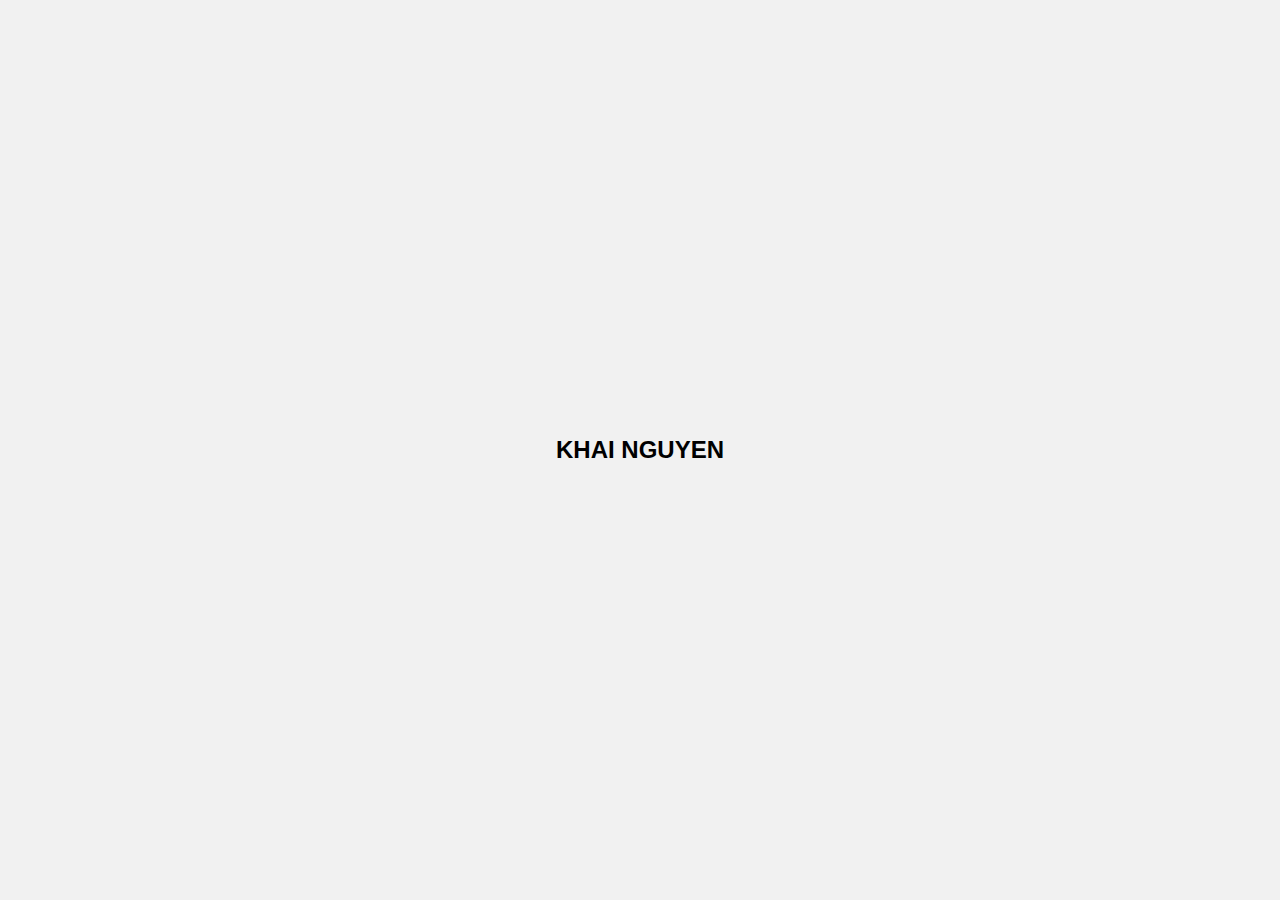
<file: index.html>
<!DOCTYPE html>
<html>

<head>
    <meta charset="utf-8" />
    <meta name="viewport" content="width=device-width, initial-scale=1" />

    <title>Khai Nguyen</title>
    <!-- <link rel="stylesheet" href="styles/style.css?v=1.0" /> -->
    <link rel="stylesheet" href="styles/newIndex.css" />
    <!-- <link rel="stylesheet" href="styles/style.css?v=1.0" /> -->
</head>

<body class="loaded ready done">
    <header>
    <a ><h1 class="no-underline">Khai Nguyen</h1> </a>
        <nav>
            <a href="list.html">Mis·cel·la·ne·ous</a>
            <!-- <a href="#">A-Z</a> -->
            <a href="about.html">A·bout</a>
        </nav>
    </header>

    <section>
        
        <div>
            <figure>
                <a href="https://github.com/Khaihuyennguyen/Chef_KhAI">
                    <img src="img/1.jpeg" />
                </a>
                <figcaption>Chef Khai</figcaption>
            </figure>
        </div>
        <div>
            <figure>
                <a href="https://github.com/Khaihuyennguyen/sqlite-python"><img src="img/SQLite.png" /></a>
        
                <figcaption>Create my own SQLite engine</figcaption>
            </figure>
        </div>
        <div>
            <figure>
                <a href="https://chat-gpt-aip-next-js-8tg5.vercel.app/">
                    <img src="img/ChatGPT_Web.png"/>
                </a>
                <figcaption>ChatGPT API</figcaption>
            </figure>
        </div>
        <div>
            <figure>
                <a href="https://github.com/Khaihuyennguyen/ClockHand">
                    <img src="img/clockhand.png" />
                </a>
                <figcaption>Clock Hand</figcaption>
            </figure>
        </div>


  
        
    </section>
    <div id="preloader">
        <h2 style="font-weight: bold !important">KHAI NGUYEN</h2>
    </div>
    
    <script src="js/slides.js"></script>
    <script src="./js/preloader.js"></script>
</body>

</html>
</file>
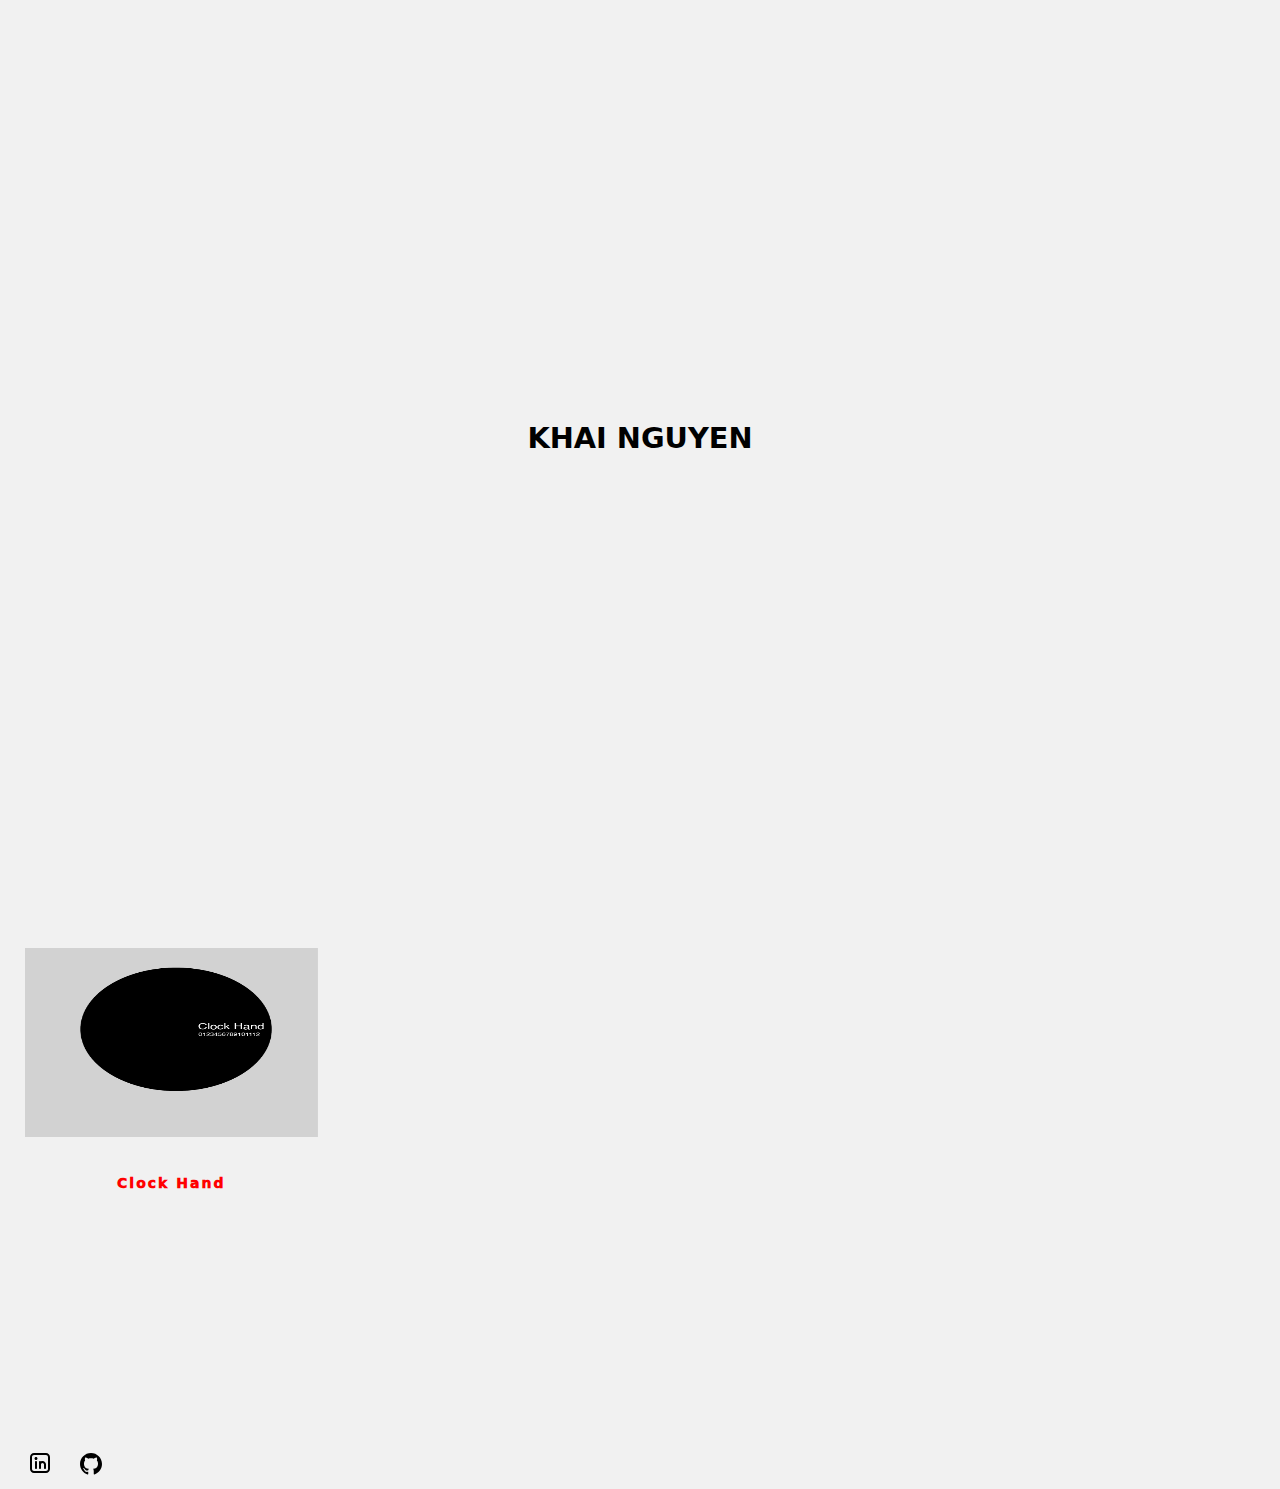
<file: list.html>
<!DOCTYPE html>

<html lang="en">

<head>
    <meta charset="utf-8" />

    <title>Khai Nguyen Portfolio</title>
    <meta name="description" content="Portfolio of Khai Nguyen" />
    <meta property="og:image" content="img/og.jpg" />
    <meta name="author" content="SitePoint" />
    <meta name="viewport" content="width=device-width, initial-scale=1.0, user-scalable=no" />
    <link rel="stylesheet" href="styles/style.css?v=1.0" />
</head>

<body>
    <header class="p15" style="margin-bottom: 50px">
   
        <div>
            <div id="header" class="smallheader">
                <h1>mis·cel·la·ne·ous</h1>
                <h4>[ˌmisəˈlānēəs]</h4>
                <h4>(of a collection or group) composed of members or elements of different kinds:
                <i>"a miscellaneous collection of Khai's creations sourced from multiple inspirations and origins"</i></h4>
                
      
            
        </div>
        <div>
            <a class="btn m-bot-10" href="index.html">Home</a>
            <a class="btn"
                href="about.html">
                About Me
            </a>
        </div>
        
    </header>
 
    
    <section class="p15" id="theGrid"></section>

    <div id="silk"></div>

    <div id="modal">
        <div id="modalHeader"></div>
        <div id="modalContent"></div>
    </div>

    
    <div id="preloader">
        <h2 style="font-weight: bold !important">KHAI NGUYEN</h2>
    </div>


    <footer id="colophon" class="last" >
                

                

                

                <a target="_blank" href="https://www.linkedin.com/in/kh-ai/">
                    <svg width="30" height="24" viewBox="0 0 24 24" fill="black" xmlns="http://www.w3.org/2000/svg">
                        <path fill-rule="evenodd" clip-rule="evenodd"
                            d="M6 2C3.79086 2 2 3.79086 2 6V18C2 20.2091 3.79086 22 6 22H18C20.2091 22 22 20.2091 22 18V6C22 3.79086 20.2091 2 18 2H6ZM4 6C4 4.89543 4.89543 4 6 4H18C19.1046 4 20 4.89543 20 6V18C20 19.1046 19.1046 20 18 20H6C4.89543 20 4 19.1046 4 18V6ZM9 11C9 10.4477 8.55228 10 8 10C7.44772 10 7 10.4477 7 11V17C7 17.5523 7.44772 18 8 18C8.55228 18 9 17.5523 9 17V11ZM9.5 7.5C9.5 8.32843 8.82843 9 8 9C7.17157 9 6.5 8.32843 6.5 7.5C6.5 6.67157 7.17157 6 8 6C8.82843 6 9.5 6.67157 9.5 7.5ZM12 10C12.3395 10 12.6395 10.1692 12.8203 10.4279C13.3329 10.1502 13.9036 10 14.5 10C16.6594 10 18 11.9258 18 13.5714V13.579V13.5865V13.5941V13.6017V13.6093V13.617V13.6246V13.6323V13.64V13.6477V13.6555V13.6632V13.671V13.6788V13.6866V13.6944V13.7022V13.7101V13.718V13.7258V13.7338V13.7417V13.7496V13.7576V13.7655V13.7735V13.7815V13.7896V13.7976V13.8057V13.8137V13.8218V13.8299V13.838V13.8462V13.8543V13.8625V13.8706V13.8788V13.887V13.8953V13.9035V13.9117V13.92V13.9283V13.9365V13.9448V13.9532V13.9615V13.9698V13.9782V13.9866V13.9949V14.0033V14.0117V14.0201V14.0286V14.037V14.0455V14.0539V14.0624V14.0709V14.0794V14.0879V14.0964V14.1049V14.1135V14.122V14.1306V14.1392V14.1478V14.1563V14.165V14.1736V14.1822V14.1908V14.1995V14.2081V14.2168V14.2254V14.2341V14.2428V14.2515V14.2602V14.2689V14.2776V14.2864V14.2951V14.3039V14.3126V14.3214V14.3301V14.3389V14.3477V14.3565V14.3653V14.3741V14.3829V14.3917V14.4005V14.4093V14.4182V14.427V14.4359V14.4447V14.4536V14.4624V14.4713V14.4802V14.4891V14.4979V14.5068V14.5157V14.5246V14.5335V14.5424V14.5513V14.5602V14.5692V14.5781V14.587V14.5959V14.6049V14.6138V14.6227V14.6317V14.6406V14.6496V14.6585V14.6674V14.6764V14.6854V14.6943V14.7033V14.7122V14.7212V14.7302V14.7391V14.7481V14.757V14.766V14.775V14.7839V14.7929V14.8019V14.8108V14.8198V14.8288V14.8378V14.8467V14.8557V14.8647V14.8736V14.8826V14.8916V14.9005V14.9095V14.9184V14.9274V14.9363V14.9453V14.9543V14.9632V14.9722V14.9811V14.99V14.999V15.0079V15.0169V15.0258V15.0347V15.0436V15.0526V15.0615V15.0704V15.0793V15.0882V15.0971V15.106V15.1149V15.1238V15.1327V15.1416V15.1504V15.1593V15.1682V15.177V15.1859V15.1947V15.2036V15.2124V15.2213V15.2301V15.2389V15.2477V15.2565V15.2653V15.2741V15.2829V15.2917V15.3005V15.3092V15.318V15.3267V15.3355V15.3442V15.3529V15.3616V15.3703V15.379V15.3877V15.3964V15.4051V15.4138V15.4224V15.4311V15.4397V15.4483V15.457V15.4656V15.4742V15.4827V15.4913V15.4999V15.5085V15.517V15.5255V15.5341V15.5426V15.5511V15.5596V15.5681V15.5765V15.585V15.5934V15.6019V15.6103V15.6187V15.6271V15.6355V15.6439V15.6522V15.6606V15.6689V15.6772V15.6855V15.6938V15.7021V15.7104V15.7186V15.7269V15.7351V15.7433V15.7515V15.7597V15.7679V15.776V15.7842V15.7923V15.8004V15.8085V15.8166V15.8246V15.8327V15.8407V15.8487V15.8567V15.8647V15.8727V15.8806V15.8885V15.8965V15.9044V15.9122V15.9201V15.928V15.9358V15.9436V15.9514V15.9592V15.9669V15.9747V15.9824V15.9901V15.9978V16.0055V16.0131V16.0208V16.0284V16.036V16.0435V16.0511V16.0586V16.0661V16.0736V16.0811V16.0886V16.096V16.1034V16.1108V16.1182V16.1255V16.1329V16.1402V16.1475V16.1547V16.162V16.1692V16.1764V16.1836V16.1908V16.1979V16.205V16.2121V16.2192V16.2262V16.2332V16.2402V16.2472V16.2542V16.2611V16.268V16.2749V16.2818V16.2886V16.2954V16.3022V16.309V16.3157V16.3224V16.3291V16.3358V16.3425V16.3491V16.3557V16.3622V16.3688V16.3753V16.3818V16.3882V16.3947V16.4011V16.4075V16.4138V16.4202V16.4265V16.4328V16.439V16.4452V16.4514V16.4576V16.4638V16.4699V16.476V16.482V16.4881V16.4941V16.5V16.506V16.5119V16.5178V16.5237V16.5295V16.5353V16.5411V16.5468V16.5525V16.5582V16.5639V16.5695V16.5751V16.5807V16.5862V16.5917V16.5972V16.6026V16.6081V16.6134V16.6188V16.6241V16.6294V16.6347V16.6399V16.6451V16.6503V16.6554V16.6605V16.6656V16.6706V16.6756V16.6806V16.6855V16.6904V16.6953V16.7001V16.7049V16.7097V16.7144V16.7191V16.7238V16.7284V16.733V16.7376V16.7421V16.7466V16.7511V16.7555V16.7599V16.7643V16.7686V16.7729V16.7771V16.7813V16.7855V16.7897V16.7938V16.7978V16.8019V16.8059V16.8098V16.8138V16.8177V16.8215V16.8253V16.8291V16.8328V16.8365V16.8402V16.8438V16.8474V16.851V16.8545V16.858V16.8614V16.8648V16.8682V16.8715V16.8748V16.878V16.8812V16.8844V16.8875V16.8906V16.8936V16.8966V16.8996V16.9025V16.9054V16.9083V16.9111V16.9138V16.9165V16.9192V16.9219V16.9245V16.927V16.9295V16.932V16.9344V16.9368V16.9392V16.9415V16.9438V16.946V16.9481V16.9503V16.9524V16.9544V16.9564V16.9584V16.9603V16.9622V16.964V16.9658V16.9676V16.9693V16.9709V16.9725V16.9741V16.9756V16.9771V16.9785V16.9799V16.9813V16.9826V16.9838V16.985V16.9862V16.9873V16.9884V16.9894V16.9904V16.9913V16.9922V16.993V16.9938V16.9946V16.9953V16.9959V16.9965V16.9971V16.9976V16.998V16.9984V16.9988V16.9991V16.9994V16.9996V16.9998V16.9999V17C18 17 18 17 18 17C18 17.5523 17.5523 18 17 18C16.4477 18 16 17.5523 16 17C16 17 16 17 16 17V16.9999V16.9998V16.9996V16.9994V16.9991V16.9988V16.9984V16.998V16.9976V16.9971V16.9965V16.9959V16.9953V16.9946V16.9938V16.993V16.9922V16.9913V16.9904V16.9894V16.9884V16.9873V16.9862V16.985V16.9838V16.9826V16.9813V16.9799V16.9785V16.9771V16.9756V16.9741V16.9725V16.9709V16.9693V16.9676V16.9658V16.964V16.9622V16.9603V16.9584V16.9564V16.9544V16.9524V16.9503V16.9481V16.946V16.9438V16.9415V16.9392V16.9368V16.9344V16.932V16.9295V16.927V16.9245V16.9219V16.9192V16.9165V16.9138V16.9111V16.9083V16.9054V16.9025V16.8996V16.8966V16.8936V16.8906V16.8875V16.8844V16.8812V16.878V16.8748V16.8715V16.8682V16.8648V16.8614V16.858V16.8545V16.851V16.8474V16.8438V16.8402V16.8365V16.8328V16.8291V16.8253V16.8215V16.8177V16.8138V16.8098V16.8059V16.8019V16.7978V16.7938V16.7897V16.7855V16.7813V16.7771V16.7729V16.7686V16.7643V16.7599V16.7555V16.7511V16.7466V16.7421V16.7376V16.733V16.7284V16.7238V16.7191V16.7144V16.7097V16.7049V16.7001V16.6953V16.6904V16.6855V16.6806V16.6756V16.6706V16.6656V16.6605V16.6554V16.6503V16.6451V16.6399V16.6347V16.6294V16.6241V16.6188V16.6134V16.6081V16.6026V16.5972V16.5917V16.5862V16.5807V16.5751V16.5695V16.5639V16.5582V16.5525V16.5468V16.5411V16.5353V16.5295V16.5237V16.5178V16.5119V16.506V16.5V16.4941V16.4881V16.482V16.476V16.4699V16.4638V16.4576V16.4514V16.4452V16.439V16.4328V16.4265V16.4202V16.4138V16.4075V16.4011V16.3947V16.3882V16.3818V16.3753V16.3688V16.3622V16.3557V16.3491V16.3425V16.3358V16.3291V16.3224V16.3157V16.309V16.3022V16.2954V16.2886V16.2818V16.2749V16.268V16.2611V16.2542V16.2472V16.2402V16.2332V16.2262V16.2192V16.2121V16.205V16.1979V16.1908V16.1836V16.1764V16.1692V16.162V16.1547V16.1475V16.1402V16.1329V16.1255V16.1182V16.1108V16.1034V16.096V16.0886V16.0811V16.0736V16.0661V16.0586V16.0511V16.0435V16.036V16.0284V16.0208V16.0131V16.0055V15.9978V15.9901V15.9824V15.9747V15.9669V15.9592V15.9514V15.9436V15.9358V15.928V15.9201V15.9122V15.9044V15.8965V15.8885V15.8806V15.8727V15.8647V15.8567V15.8487V15.8407V15.8327V15.8246V15.8166V15.8085V15.8004V15.7923V15.7842V15.776V15.7679V15.7597V15.7515V15.7433V15.7351V15.7269V15.7186V15.7104V15.7021V15.6938V15.6855V15.6772V15.6689V15.6606V15.6522V15.6439V15.6355V15.6271V15.6187V15.6103V15.6019V15.5934V15.585V15.5765V15.5681V15.5596V15.5511V15.5426V15.5341V15.5255V15.517V15.5085V15.4999V15.4913V15.4827V15.4742V15.4656V15.457V15.4483V15.4397V15.4311V15.4224V15.4138V15.4051V15.3964V15.3877V15.379V15.3703V15.3616V15.3529V15.3442V15.3355V15.3267V15.318V15.3092V15.3005V15.2917V15.2829V15.2741V15.2653V15.2565V15.2477V15.2389V15.2301V15.2213V15.2124V15.2036V15.1947V15.1859V15.177V15.1682V15.1593V15.1504V15.1416V15.1327V15.1238V15.1149V15.106V15.0971V15.0882V15.0793V15.0704V15.0615V15.0526V15.0436V15.0347V15.0258V15.0169V15.0079V14.999V14.99V14.9811V14.9722V14.9632V14.9543V14.9453V14.9363V14.9274V14.9184V14.9095V14.9005V14.8916V14.8826V14.8736V14.8647V14.8557V14.8467V14.8378V14.8288V14.8198V14.8108V14.8019V14.7929V14.7839V14.775V14.766V14.757V14.7481V14.7391V14.7302V14.7212V14.7122V14.7033V14.6943V14.6854V14.6764V14.6674V14.6585V14.6496V14.6406V14.6317V14.6227V14.6138V14.6049V14.5959V14.587V14.5781V14.5692V14.5602V14.5513V14.5424V14.5335V14.5246V14.5157V14.5068V14.4979V14.4891V14.4802V14.4713V14.4624V14.4536V14.4447V14.4359V14.427V14.4182V14.4093V14.4005V14.3917V14.3829V14.3741V14.3653V14.3565V14.3477V14.3389V14.3301V14.3214V14.3126V14.3039V14.2951V14.2864V14.2776V14.2689V14.2602V14.2515V14.2428V14.2341V14.2254V14.2168V14.2081V14.1995V14.1908V14.1822V14.1736V14.165V14.1563V14.1478V14.1392V14.1306V14.122V14.1135V14.1049V14.0964V14.0879V14.0794V14.0709V14.0624V14.0539V14.0455V14.037V14.0286V14.0201V14.0117V14.0033V13.9949V13.9866V13.9782V13.9698V13.9615V13.9532V13.9448V13.9365V13.9283V13.92V13.9117V13.9035V13.8953V13.887V13.8788V13.8706V13.8625V13.8543V13.8462V13.838V13.8299V13.8218V13.8137V13.8057V13.7976V13.7896V13.7815V13.7735V13.7655V13.7576V13.7496V13.7417V13.7338V13.7258V13.718V13.7101V13.7022V13.6944V13.6866V13.6788V13.671V13.6632V13.6555V13.6477V13.64V13.6323V13.6246V13.617V13.6093V13.6017V13.5941V13.5865V13.579V13.5714C16 12.8032 15.3406 12 14.5 12C13.9759 12 13.3974 12.2849 13 12.9631V12.9658V12.9761V12.9864V12.9967V13.0071V13.0174V13.0278V13.0382V13.0487V13.0591V13.0695V13.08V13.0905V13.101V13.1115V13.122V13.1326V13.1432V13.1537V13.1643V13.1749V13.1855V13.1962V13.2068V13.2175V13.2282V13.2388V13.2496V13.2603V13.271V13.2817V13.2925V13.3033V13.314V13.3248V13.3356V13.3464V13.3573V13.3681V13.379V13.3898V13.4007V13.4116V13.4225V13.4334V13.4443V13.4552V13.4662V13.4771V13.4881V13.499V13.51V13.521V13.532V13.543V13.554V13.565V13.5761V13.5871V13.5981V13.6092V13.6203V13.6313V13.6424V13.6535V13.6646V13.6757V13.6868V13.6979V13.709V13.7202V13.7313V13.7424V13.7536V13.7647V13.7759V13.7871V13.7982V13.8094V13.8206V13.8318V13.8429V13.8541V13.8653V13.8765V13.8878V13.899V13.9102V13.9214V13.9326V13.9438V13.9551V13.9663V13.9775V13.9888V14V14.0113V14.0225V14.0338V14.045V14.0562V14.0675V14.0788V14.09V14.1013V14.1125V14.1238V14.135V14.1463V14.1576V14.1688V14.1801V14.1913V14.2026V14.2139V14.2251V14.2364V14.2476V14.2589V14.2701V14.2814V14.2926V14.3039V14.3151V14.3264V14.3376V14.3489V14.3601V14.3714V14.3826V14.3938V14.405V14.4163V14.4275V14.4387V14.4499V14.4611V14.4723V14.4835V14.4947V14.5059V14.5171V14.5283V14.5395V14.5506V14.5618V14.573V14.5841V14.5953V14.6064V14.6176V14.6287V14.6398V14.6509V14.662V14.6732V14.6843V14.6953V14.7064V14.7175V14.7286V14.7396V14.7507V14.7617V14.7728V14.7838V14.7948V14.8058V14.8168V14.8278V14.8388V14.8498V14.8607V14.8717V14.8826V14.8936V14.9045V14.9154V14.9263V14.9372V14.9481V14.9589V14.9698V14.9806V14.9915V15.0023V15.0131V15.0239V15.0347V15.0455V15.0562V15.067V15.0777V15.0884V15.0991V15.1098V15.1205V15.1312V15.1419V15.1525V15.1631V15.1737V15.1843V15.1949V15.2055V15.2161V15.2266V15.2371V15.2476V15.2581V15.2686V15.2791V15.2895V15.2999V15.3104V15.3208V15.3311V15.3415V15.3519V15.3622V15.3725V15.3828V15.3931V15.4033V15.4136V15.4238V15.434V15.4442V15.4544V15.4645V15.4747V15.4848V15.4949V15.5049V15.515V15.525V15.535V15.545V15.555V15.565V15.5749V15.5848V15.5947V15.6046V15.6144V15.6243V15.6341V15.6439V15.6536V15.6634V15.6731V15.6828V15.6925V15.7021V15.7118V15.7214V15.731V15.7405V15.7501V15.7596V15.7691V15.7786V15.788V15.7974V15.8068V15.8162V15.8256V15.8349V15.8442V15.8534V15.8627V15.8719V15.8811V15.8903V15.8994V15.9086V15.9177V15.9267V15.9358V15.9448V15.9538V15.9627V15.9717V15.9806V15.9895V15.9983V16.0071V16.0159V16.0247V16.0334V16.0421V16.0508V16.0595V16.0681V16.0767V16.0853V16.0938V16.1023V16.1108V16.1193V16.1277V16.1361V16.1444V16.1527V16.161V16.1693V16.1776V16.1858V16.1939V16.2021V16.2102V16.2183V16.2263V16.2343V16.2423V16.2503V16.2582V16.2661V16.2739V16.2817V16.2895V16.2973V16.305V16.3127V16.3203V16.328V16.3356V16.3431V16.3506V16.3581V16.3656V16.373V16.3803V16.3877V16.395V16.4023V16.4095V16.4167V16.4239V16.431V16.4381V16.4451V16.4522V16.4591V16.4661V16.473V16.4799V16.4867V16.4935V16.5002V16.507V16.5137V16.5203V16.5269V16.5335V16.54V16.5465V16.5529V16.5593V16.5657V16.5721V16.5783V16.5846V16.5908V16.597V16.6031V16.6092V16.6153V16.6213V16.6272V16.6332V16.6391V16.6449V16.6507V16.6565V16.6622V16.6679V16.6735V16.6791V16.6847V16.6902V16.6956V16.7011V16.7064V16.7118V16.7171V16.7223V16.7275V16.7327V16.7378V16.7429V16.7479V16.7529V16.7578V16.7627V16.7676V16.7724V16.7772V16.7819V16.7865V16.7912V16.7957V16.8003V16.8048V16.8092V16.8136V16.8179V16.8222V16.8265V16.8307V16.8348V16.839V16.843V16.847V16.851V16.8549V16.8588V16.8626V16.8664V16.8701V16.8738V16.8774V16.881V16.8845V16.888V16.8914V16.8948V16.8981V16.9014V16.9046V16.9078V16.9109V16.914V16.917V16.92V16.9229V16.9258V16.9286V16.9313V16.9341V16.9367V16.9393V16.9419V16.9444V16.9468V16.9492V16.9516V16.9539V16.9561V16.9583V16.9604V16.9625V16.9645V16.9665V16.9684V16.9703V16.9721V16.9738V16.9755V16.9771V16.9787V16.9803V16.9817V16.9831V16.9845V16.9858V16.9871V16.9883V16.9894V16.9905V16.9915V16.9925V16.9934V16.9942V16.995V16.9957V16.9964V16.997V16.9976V16.9981V16.9985V16.9989V16.9993V16.9995V16.9997V16.9999V17V17C13 17.5523 12.5523 18 12 18C11.4477 18 11 17.5523 11 17V17V16.9999V16.9997V16.9995V16.9993V16.9989V16.9985V16.9981V16.9976V16.997V16.9964V16.9957V16.995V16.9942V16.9934V16.9925V16.9915V16.9905V16.9894V16.9883V16.9871V16.9858V16.9845V16.9831V16.9817V16.9803V16.9787V16.9771V16.9755V16.9738V16.9721V16.9703V16.9684V16.9665V16.9645V16.9625V16.9604V16.9583V16.9561V16.9539V16.9516V16.9492V16.9468V16.9444V16.9419V16.9393V16.9367V16.9341V16.9313V16.9286V16.9258V16.9229V16.92V16.917V16.914V16.9109V16.9078V16.9046V16.9014V16.8981V16.8948V16.8914V16.888V16.8845V16.881V16.8774V16.8738V16.8701V16.8664V16.8626V16.8588V16.8549V16.851V16.847V16.843V16.839V16.8348V16.8307V16.8265V16.8222V16.8179V16.8136V16.8092V16.8048V16.8003V16.7957V16.7912V16.7865V16.7819V16.7772V16.7724V16.7676V16.7627V16.7578V16.7529V16.7479V16.7429V16.7378V16.7327V16.7275V16.7223V16.7171V16.7118V16.7064V16.7011V16.6956V16.6902V16.6847V16.6791V16.6735V16.6679V16.6622V16.6565V16.6507V16.6449V16.6391V16.6332V16.6272V16.6213V16.6153V16.6092V16.6031V16.597V16.5908V16.5846V16.5783V16.5721V16.5657V16.5593V16.5529V16.5465V16.54V16.5335V16.5269V16.5203V16.5137V16.507V16.5002V16.4935V16.4867V16.4799V16.473V16.4661V16.4591V16.4522V16.4451V16.4381V16.431V16.4239V16.4167V16.4095V16.4023V16.395V16.3877V16.3803V16.373V16.3656V16.3581V16.3506V16.3431V16.3356V16.328V16.3203V16.3127V16.305V16.2973V16.2895V16.2817V16.2739V16.2661V16.2582V16.2503V16.2423V16.2343V16.2263V16.2183V16.2102V16.2021V16.1939V16.1858V16.1776V16.1693V16.161V16.1527V16.1444V16.1361V16.1277V16.1193V16.1108V16.1023V16.0938V16.0853V16.0767V16.0681V16.0595V16.0508V16.0421V16.0334V16.0247V16.0159V16.0071V15.9983V15.9895V15.9806V15.9717V15.9627V15.9538V15.9448V15.9358V15.9267V15.9177V15.9086V15.8994V15.8903V15.8811V15.8719V15.8627V15.8534V15.8442V15.8349V15.8256V15.8162V15.8068V15.7974V15.788V15.7786V15.7691V15.7596V15.7501V15.7405V15.731V15.7214V15.7118V15.7021V15.6925V15.6828V15.6731V15.6634V15.6536V15.6439V15.6341V15.6243V15.6144V15.6046V15.5947V15.5848V15.5749V15.565V15.555V15.545V15.535V15.525V15.515V15.5049V15.4949V15.4848V15.4747V15.4645V15.4544V15.4442V15.434V15.4238V15.4136V15.4033V15.3931V15.3828V15.3725V15.3622V15.3519V15.3415V15.3311V15.3208V15.3104V15.2999V15.2895V15.2791V15.2686V15.2581V15.2476V15.2371V15.2266V15.2161V15.2055V15.1949V15.1843V15.1737V15.1631V15.1525V15.1419V15.1312V15.1205V15.1098V15.0991V15.0884V15.0777V15.067V15.0562V15.0455V15.0347V15.0239V15.0131V15.0023V14.9915V14.9806V14.9698V14.9589V14.9481V14.9372V14.9263V14.9154V14.9045V14.8936V14.8826V14.8717V14.8607V14.8498V14.8388V14.8278V14.8168V14.8058V14.7948V14.7838V14.7728V14.7617V14.7507V14.7396V14.7286V14.7175V14.7064V14.6953V14.6843V14.6732V14.662V14.6509V14.6398V14.6287V14.6176V14.6064V14.5953V14.5841V14.573V14.5618V14.5506V14.5395V14.5283V14.5171V14.5059V14.4947V14.4835V14.4723V14.4611V14.4499V14.4387V14.4275V14.4163V14.405V14.3938V14.3826V14.3714V14.3601V14.3489V14.3376V14.3264V14.3151V14.3039V14.2926V14.2814V14.2701V14.2589V14.2476V14.2364V14.2251V14.2139V14.2026V14.1913V14.1801V14.1688V14.1576V14.1463V14.135V14.1238V14.1125V14.1013V14.09V14.0788V14.0675V14.0562V14.045V14.0338V14.0225V14.0113V14V13.9888V13.9775V13.9663V13.9551V13.9438V13.9326V13.9214V13.9102V13.899V13.8878V13.8765V13.8653V13.8541V13.8429V13.8318V13.8206V13.8094V13.7982V13.7871V13.7759V13.7647V13.7536V13.7424V13.7313V13.7202V13.709V13.6979V13.6868V13.6757V13.6646V13.6535V13.6424V13.6313V13.6203V13.6092V13.5981V13.5871V13.5761V13.565V13.554V13.543V13.532V13.521V13.51V13.499V13.4881V13.4771V13.4662V13.4552V13.4443V13.4334V13.4225V13.4116V13.4007V13.3898V13.379V13.3681V13.3573V13.3464V13.3356V13.3248V13.314V13.3033V13.2925V13.2817V13.271V13.2603V13.2496V13.2388V13.2282V13.2175V13.2068V13.1962V13.1855V13.1749V13.1643V13.1537V13.1432V13.1326V13.122V13.1115V13.101V13.0905V13.08V13.0695V13.0591V13.0487V13.0382V13.0278V13.0174V13.0071V12.9967V12.9864V12.9761V12.9658V12.9555V12.9452V12.9349V12.9247V12.9145V12.9043V12.8941V12.884V12.8738V12.8637V12.8536V12.8435V12.8335V12.8234V12.8134V12.8034V12.7934V12.7834V12.7735V12.7636V12.7537V12.7438V12.7339V12.7241V12.7143V12.7104V12.7064V12.7025V12.6985V12.6946V12.6906V12.6866V12.6826V12.6786V12.6746V12.6706V12.6666V12.6626V12.6586V12.6545V12.6505V12.6464V12.6423V12.6383V12.6342V12.6301V12.626V12.6219V12.6178V12.6137V12.6096V12.6055V12.6013V12.5972V12.593V12.5889V12.5847V12.5805V12.5764V12.5722V12.568V12.5638V12.5596V12.5554V12.5512V12.547V12.5427V12.5385V12.5343V12.53V12.5258V12.5215V12.5173V12.513V12.5087V12.5045V12.5002V12.4959V12.4916V12.4873V12.483V12.4787V12.4744V12.4701V12.4657V12.4614V12.4571V12.4528V12.4484V12.4441V12.4397V12.4354V12.431V12.4266V12.4223V12.4179V12.4135V12.4092V12.4048V12.4004V12.396V12.3916V12.3872V12.3828V12.3784V12.374V12.3696V12.3652V12.3607V12.3563V12.3519V12.3475V12.343V12.3386V12.3342V12.3297V12.3253V12.3208V12.3164V12.3119V12.3075V12.303V12.2986V12.2941V12.2896V12.2852V12.2807V12.2762V12.2718V12.2673V12.2628V12.2583V12.2539V12.2494V12.2449V12.2404V12.2359V12.2314V12.227V12.2225V12.218V12.2135V12.209V12.2045V12.2V12.1955V12.191V12.1865V12.182V12.1775V12.173V12.1685V12.164V12.1595V12.155V12.1505V12.146V12.1415V12.137V12.1325V12.128V12.1235V12.119V12.1145V12.11V12.1055V12.1009V12.0964V12.0919V12.0874V12.0829V12.0784V12.0739V12.0694V12.0649V12.0604V12.056V12.0515V12.047V12.0425V12.038V12.0335V12.029V12.0245V12.02V12.0155V12.0111V12.0066V12.0021V11.9976V11.9932V11.9887V11.9842V11.9797V11.9753V11.9708V11.9663V11.9619V11.9574V11.953V11.9485V11.9441V11.9396V11.9352V11.9307V11.9263V11.9219V11.9174V11.913V11.9086V11.9041V11.8997V11.8953V11.8909V11.8865V11.8821V11.8777V11.8733V11.8689V11.8645V11.8601V11.8557V11.8513V11.847V11.8426V11.8382V11.8338V11.8295V11.8251V11.8208V11.8164V11.8121V11.8077V11.8034V11.7991V11.7948V11.7904V11.7861V11.7818V11.7775V11.7732V11.7689V11.7646V11.7603V11.7561V11.7518V11.7475V11.7433V11.739V11.7347V11.7305V11.7263V11.722V11.7178V11.7136V11.7094V11.7052V11.7009V11.6967V11.6926V11.6884V11.6842V11.68V11.6759V11.6717V11.6675V11.6634V11.6593V11.6551V11.651V11.6469V11.6428V11.6387V11.6346V11.6305V11.6264V11.6223V11.6183V11.6142V11.6101V11.6061V11.6021V11.598V11.594V11.59V11.586V11.582V11.578V11.574V11.57V11.5661V11.5621V11.5582V11.5542V11.5503V11.5464V11.5424V11.5385V11.5346V11.5308V11.5269V11.523V11.5191V11.5153V11.5114V11.5076V11.5038V11.5V11.4962V11.4924V11.4886V11.4848V11.481V11.4773V11.4735V11.4698V11.4661V11.4623V11.4586V11.4549V11.4512V11.4476V11.4439V11.4402V11.4366V11.4329V11.4293V11.4257V11.4221V11.4185V11.4149V11.4113V11.4078V11.4042V11.4007V11.3971V11.3936V11.3901V11.3866V11.3831V11.3797V11.3762V11.3728V11.3693V11.3659V11.3625V11.3591V11.3557V11.3523V11.3489V11.3456V11.3422V11.3389V11.3356V11.3323V11.329V11.3257V11.3224V11.3192V11.3159V11.3127V11.3095V11.3063V11.3031V11.2999V11.2967V11.2936V11.2904V11.2873V11.2842V11.2811V11.278V11.2749V11.2719V11.2688V11.2658V11.2628V11.2598V11.2568V11.2538V11.2508V11.2479V11.2449V11.242V11.2391V11.2362V11.2333V11.2305V11.2276V11.2248V11.2219V11.2191V11.2163V11.2136V11.2108V11.2081V11.2053V11.2026V11.1999V11.1972V11.1945V11.1919V11.1892V11.1866V11.184V11.1814V11.1788V11.1763V11.1737V11.1712V11.1687V11.1662V11.1637V11.1612V11.1588V11.1563V11.1539V11.1515V11.1491V11.1467V11.1444V11.142V11.1397V11.1374V11.1351V11.1329V11.1306V11.1284V11.1261V11.1239V11.1217V11.1196V11.1174V11.1153V11.1132V11.1111V11.109V11.1069V11.1049V11.1028V11.1008V11.0988V11.0969V11.0949V11.093V11.091V11.0891V11.0873V11.0854V11.0835V11.0817V11.0799V11.0781V11.0763V11.0746V11.0728V11.0711V11.0694V11.0677V11.0661V11.0644V11.0628V11.0612V11.0596V11.058V11.0565V11.055V11.0535V11.052V11.0505V11.049V11.0476V11.0462V11.0448V11.0434V11.0421V11.0408V11.0394V11.0382V11.0369V11.0356V11.0344V11.0332V11.032V11.0308V11.0297V11.0286V11.0275V11.0264V11.0253V11.0243V11.0232V11.0222V11.0213V11.0203V11.0194V11.0185V11.0176V11.0167V11.0158V11.015V11.0142V11.0134V11.0126V11.0119V11.0112V11.0105V11.0098V11.0091V11.0085V11.0079V11.0073V11.0067V11.0062V11.0057V11.0052V11.0047V11.0042V11.0038V11.0034V11.003V11.0027V11.0023V11.002V11.0017V11.0014V11.0012V11.001V11.0008V11.0006V11.0004V11.0003V11.0002V11.0001V11V11C11 10.4477 11.4477 10 12 10Z"
                            />
                    </svg>
                </a>

                <a target="_blank" href="https://github.com/Khaihuyennguyen">
                    <svg xmlns="http://www.w3.org/2000/svg" width="22" height="22" viewBox="0 0 24 24">
                        <path
                            d="M12 0c-6.626 0-12 5.373-12 12 0 5.302 3.438 9.8 8.207 11.387.599.111.793-.261.793-.577v-2.234c-3.338.726-4.033-1.416-4.033-1.416-.546-1.387-1.333-1.756-1.333-1.756-1.089-.745.083-.729.083-.729 1.205.084 1.839 1.237 1.839 1.237 1.07 1.834 2.807 1.304 3.492.997.107-.775.418-1.305.762-1.604-2.665-.305-5.467-1.334-5.467-5.931 0-1.311.469-2.381 1.236-3.221-.124-.303-.535-1.524.117-3.176 0 0 1.008-.322 3.301 1.23.957-.266 1.983-.399 3.003-.404 1.02.005 2.047.138 3.006.404 2.291-1.552 3.297-1.23 3.297-1.23.653 1.653.242 2.874.118 3.176.77.84 1.235 1.911 1.235 3.221 0 4.609-2.807 5.624-5.479 5.921.43.372.823 1.102.823 2.222v3.293c0 .319.192.694.801.576 4.765-1.589 8.199-6.086 8.199-11.386 0-6.627-5.373-12-12-12z" />
                    </svg>
                </a>
            </footer>
    <script src="./js/index.js"></script>
    <script src="./js/modal.js"></script>
    <script src="./js/preloader.js"></script>
    <script src="https://code.jquery.com/jquery-2.2.4.min.js"
        integrity="sha256-BbhdlvQf/xTY9gja0Dq3HiwQF8LaCRTXxZKRutelT44=" crossorigin="anonymous"></script>
    
    <script src="./js/main.js"></script>
</body>

</html>
</file>
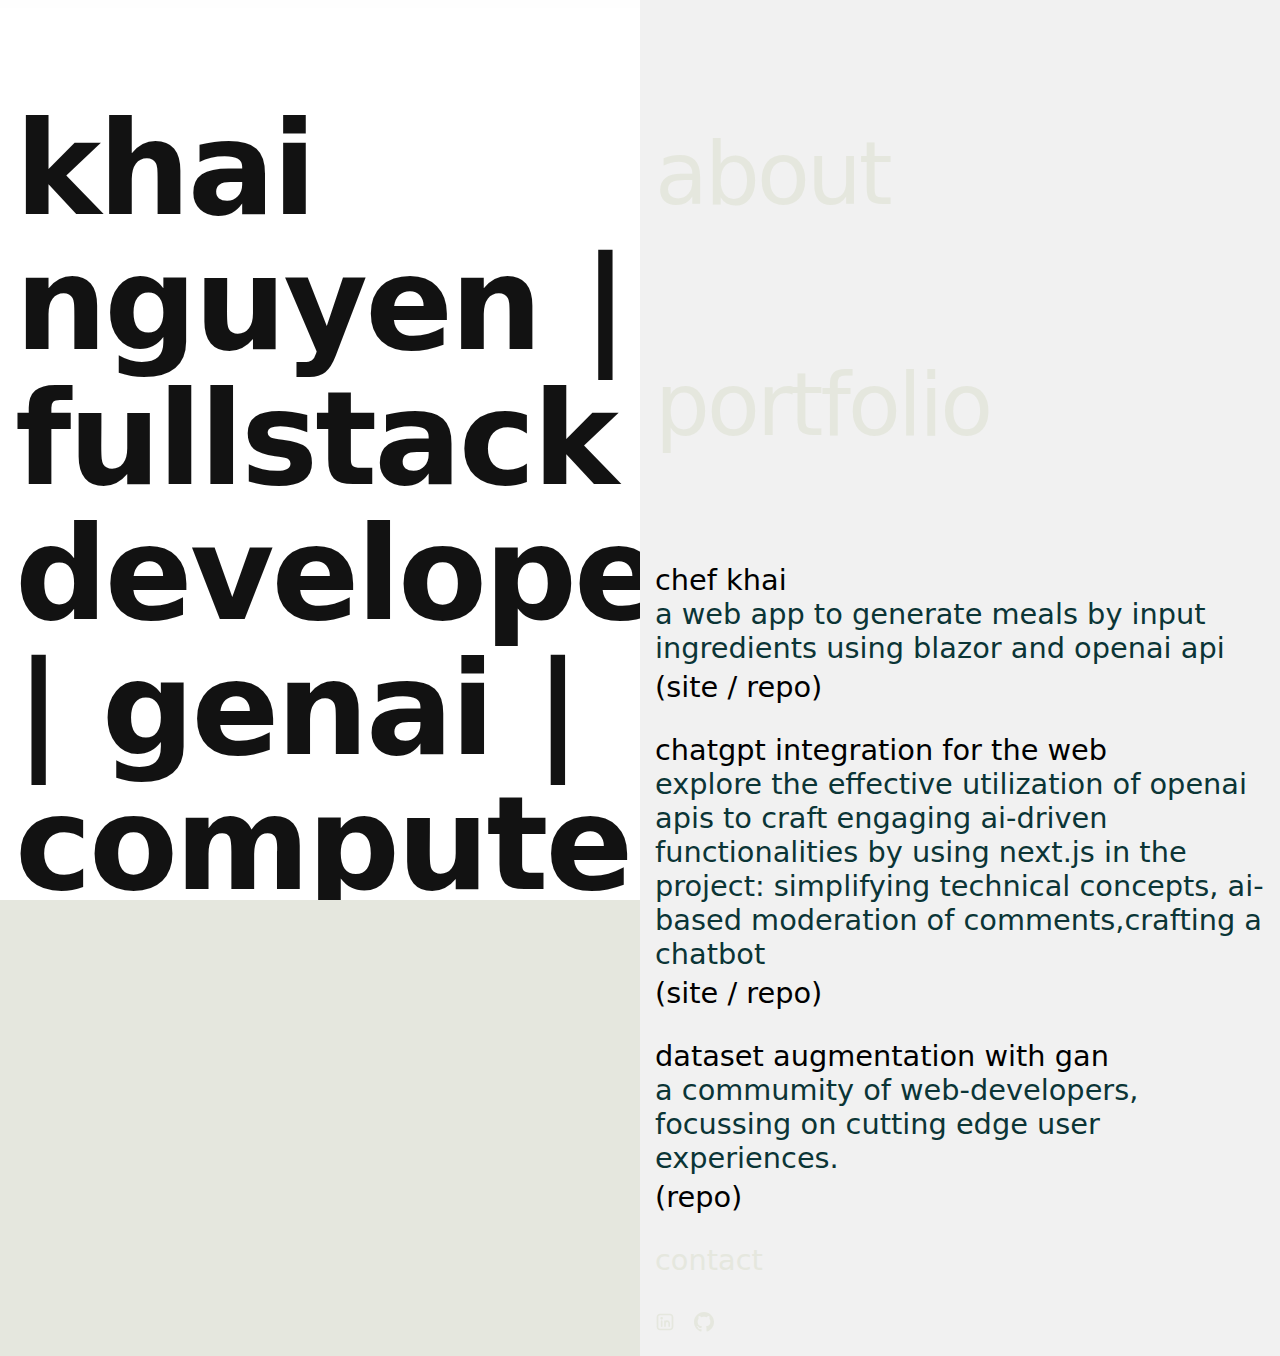
<file: oldindex.html>
<!DOCTYPE html>

<head>

    <title>Khai Nguyen</title>
</head>


<body>

    <link href="styles/index.css" rel="stylesheet">

    <main>

        <div class="fifty left relative">

            <div class="leftInner">


            </div>
        </div>


        <div class="fifty right">

            <h1><a href="about.html">About</a></h1>
            <h1><a href="#">portfolio</a></h1>

            <p>
                <a target="_blank" href="https://chefkhai-production.up.railway.app/">
                    <span class="title">Chef Khai</span>
                    <span class="info">
                        A web app to generate meals by input ingredients using Blazor and OpenAI API
                    </span>
                </a>
                <span class="meta">
                    (<a target="_blank" href="https://chefkhai-production.up.railway.app/">site</a> / <a
                        href="https://github.com/Khaihuyennguyen/Chef_KhAI" target="_blank">repo</a>)
                </span>

            </p>


            <p>
                <a target="_blank" href="https://chat-gpt-aip-next-js-8tg5-gt7k73941-khai-huyen-nguyens-projects.vercel.app/">
                    <span class="title">ChatGPT Integration for the Web</span>
                    <span class="info">
                        Explore the effective utilization of OpenAI APIs to craft engaging AI-driven functionalities by using
                        Next.js in the
                        project: Simplifying technical concepts, AI-based moderation of comments,Crafting a chatbot
            
                    </span>
                </a>
                <span class="meta">
                    (<a target="_blank"
                        href="https://chat-gpt-aip-next-js-8tg5-gt7k73941-khai-huyen-nguyens-projects.vercel.app/">site</a> / <a
                        target="_blank" href="https://github.com/Khaihuyennguyen/chatGPT_AIP_next.js">repo</a>)
                </span>
            </p>
            <p>
                <a target="_blank" href="https://github.com/Khaihuyennguyen/Dataset_Augmentation_with_GANs">
                    <span class="title">Dataset Augmentation with GAN</span>
                    <span class="info">
                        A commumity of web-developers, focussing on cutting edge user experiences.
                    </span>
                </a>
                <span class="meta">
                    (<a href="https://github.com/Khaihuyennguyen/Dataset_Augmentation_with_GANs" target="_blank">repo</a></a>)
                </span>

            </p>
            
            
            <p>
                <a target="_blank" href="mailto:khainguyen@khai.one">contact</a>
            </p>






            <footer id="colophon">
                

                

                

                <a target="_blank" href="https://www.linkedin.com/in/kh-ai/">
                    <svg width="24" height="24" viewBox="0 0 24 24" fill="white" xmlns="http://www.w3.org/2000/svg">
                        <path fill-rule="evenodd" clip-rule="evenodd"
                            d="M6 2C3.79086 2 2 3.79086 2 6V18C2 20.2091 3.79086 22 6 22H18C20.2091 22 22 20.2091 22 18V6C22 3.79086 20.2091 2 18 2H6ZM4 6C4 4.89543 4.89543 4 6 4H18C19.1046 4 20 4.89543 20 6V18C20 19.1046 19.1046 20 18 20H6C4.89543 20 4 19.1046 4 18V6ZM9 11C9 10.4477 8.55228 10 8 10C7.44772 10 7 10.4477 7 11V17C7 17.5523 7.44772 18 8 18C8.55228 18 9 17.5523 9 17V11ZM9.5 7.5C9.5 8.32843 8.82843 9 8 9C7.17157 9 6.5 8.32843 6.5 7.5C6.5 6.67157 7.17157 6 8 6C8.82843 6 9.5 6.67157 9.5 7.5ZM12 10C12.3395 10 12.6395 10.1692 12.8203 10.4279C13.3329 10.1502 13.9036 10 14.5 10C16.6594 10 18 11.9258 18 13.5714V13.579V13.5865V13.5941V13.6017V13.6093V13.617V13.6246V13.6323V13.64V13.6477V13.6555V13.6632V13.671V13.6788V13.6866V13.6944V13.7022V13.7101V13.718V13.7258V13.7338V13.7417V13.7496V13.7576V13.7655V13.7735V13.7815V13.7896V13.7976V13.8057V13.8137V13.8218V13.8299V13.838V13.8462V13.8543V13.8625V13.8706V13.8788V13.887V13.8953V13.9035V13.9117V13.92V13.9283V13.9365V13.9448V13.9532V13.9615V13.9698V13.9782V13.9866V13.9949V14.0033V14.0117V14.0201V14.0286V14.037V14.0455V14.0539V14.0624V14.0709V14.0794V14.0879V14.0964V14.1049V14.1135V14.122V14.1306V14.1392V14.1478V14.1563V14.165V14.1736V14.1822V14.1908V14.1995V14.2081V14.2168V14.2254V14.2341V14.2428V14.2515V14.2602V14.2689V14.2776V14.2864V14.2951V14.3039V14.3126V14.3214V14.3301V14.3389V14.3477V14.3565V14.3653V14.3741V14.3829V14.3917V14.4005V14.4093V14.4182V14.427V14.4359V14.4447V14.4536V14.4624V14.4713V14.4802V14.4891V14.4979V14.5068V14.5157V14.5246V14.5335V14.5424V14.5513V14.5602V14.5692V14.5781V14.587V14.5959V14.6049V14.6138V14.6227V14.6317V14.6406V14.6496V14.6585V14.6674V14.6764V14.6854V14.6943V14.7033V14.7122V14.7212V14.7302V14.7391V14.7481V14.757V14.766V14.775V14.7839V14.7929V14.8019V14.8108V14.8198V14.8288V14.8378V14.8467V14.8557V14.8647V14.8736V14.8826V14.8916V14.9005V14.9095V14.9184V14.9274V14.9363V14.9453V14.9543V14.9632V14.9722V14.9811V14.99V14.999V15.0079V15.0169V15.0258V15.0347V15.0436V15.0526V15.0615V15.0704V15.0793V15.0882V15.0971V15.106V15.1149V15.1238V15.1327V15.1416V15.1504V15.1593V15.1682V15.177V15.1859V15.1947V15.2036V15.2124V15.2213V15.2301V15.2389V15.2477V15.2565V15.2653V15.2741V15.2829V15.2917V15.3005V15.3092V15.318V15.3267V15.3355V15.3442V15.3529V15.3616V15.3703V15.379V15.3877V15.3964V15.4051V15.4138V15.4224V15.4311V15.4397V15.4483V15.457V15.4656V15.4742V15.4827V15.4913V15.4999V15.5085V15.517V15.5255V15.5341V15.5426V15.5511V15.5596V15.5681V15.5765V15.585V15.5934V15.6019V15.6103V15.6187V15.6271V15.6355V15.6439V15.6522V15.6606V15.6689V15.6772V15.6855V15.6938V15.7021V15.7104V15.7186V15.7269V15.7351V15.7433V15.7515V15.7597V15.7679V15.776V15.7842V15.7923V15.8004V15.8085V15.8166V15.8246V15.8327V15.8407V15.8487V15.8567V15.8647V15.8727V15.8806V15.8885V15.8965V15.9044V15.9122V15.9201V15.928V15.9358V15.9436V15.9514V15.9592V15.9669V15.9747V15.9824V15.9901V15.9978V16.0055V16.0131V16.0208V16.0284V16.036V16.0435V16.0511V16.0586V16.0661V16.0736V16.0811V16.0886V16.096V16.1034V16.1108V16.1182V16.1255V16.1329V16.1402V16.1475V16.1547V16.162V16.1692V16.1764V16.1836V16.1908V16.1979V16.205V16.2121V16.2192V16.2262V16.2332V16.2402V16.2472V16.2542V16.2611V16.268V16.2749V16.2818V16.2886V16.2954V16.3022V16.309V16.3157V16.3224V16.3291V16.3358V16.3425V16.3491V16.3557V16.3622V16.3688V16.3753V16.3818V16.3882V16.3947V16.4011V16.4075V16.4138V16.4202V16.4265V16.4328V16.439V16.4452V16.4514V16.4576V16.4638V16.4699V16.476V16.482V16.4881V16.4941V16.5V16.506V16.5119V16.5178V16.5237V16.5295V16.5353V16.5411V16.5468V16.5525V16.5582V16.5639V16.5695V16.5751V16.5807V16.5862V16.5917V16.5972V16.6026V16.6081V16.6134V16.6188V16.6241V16.6294V16.6347V16.6399V16.6451V16.6503V16.6554V16.6605V16.6656V16.6706V16.6756V16.6806V16.6855V16.6904V16.6953V16.7001V16.7049V16.7097V16.7144V16.7191V16.7238V16.7284V16.733V16.7376V16.7421V16.7466V16.7511V16.7555V16.7599V16.7643V16.7686V16.7729V16.7771V16.7813V16.7855V16.7897V16.7938V16.7978V16.8019V16.8059V16.8098V16.8138V16.8177V16.8215V16.8253V16.8291V16.8328V16.8365V16.8402V16.8438V16.8474V16.851V16.8545V16.858V16.8614V16.8648V16.8682V16.8715V16.8748V16.878V16.8812V16.8844V16.8875V16.8906V16.8936V16.8966V16.8996V16.9025V16.9054V16.9083V16.9111V16.9138V16.9165V16.9192V16.9219V16.9245V16.927V16.9295V16.932V16.9344V16.9368V16.9392V16.9415V16.9438V16.946V16.9481V16.9503V16.9524V16.9544V16.9564V16.9584V16.9603V16.9622V16.964V16.9658V16.9676V16.9693V16.9709V16.9725V16.9741V16.9756V16.9771V16.9785V16.9799V16.9813V16.9826V16.9838V16.985V16.9862V16.9873V16.9884V16.9894V16.9904V16.9913V16.9922V16.993V16.9938V16.9946V16.9953V16.9959V16.9965V16.9971V16.9976V16.998V16.9984V16.9988V16.9991V16.9994V16.9996V16.9998V16.9999V17C18 17 18 17 18 17C18 17.5523 17.5523 18 17 18C16.4477 18 16 17.5523 16 17C16 17 16 17 16 17V16.9999V16.9998V16.9996V16.9994V16.9991V16.9988V16.9984V16.998V16.9976V16.9971V16.9965V16.9959V16.9953V16.9946V16.9938V16.993V16.9922V16.9913V16.9904V16.9894V16.9884V16.9873V16.9862V16.985V16.9838V16.9826V16.9813V16.9799V16.9785V16.9771V16.9756V16.9741V16.9725V16.9709V16.9693V16.9676V16.9658V16.964V16.9622V16.9603V16.9584V16.9564V16.9544V16.9524V16.9503V16.9481V16.946V16.9438V16.9415V16.9392V16.9368V16.9344V16.932V16.9295V16.927V16.9245V16.9219V16.9192V16.9165V16.9138V16.9111V16.9083V16.9054V16.9025V16.8996V16.8966V16.8936V16.8906V16.8875V16.8844V16.8812V16.878V16.8748V16.8715V16.8682V16.8648V16.8614V16.858V16.8545V16.851V16.8474V16.8438V16.8402V16.8365V16.8328V16.8291V16.8253V16.8215V16.8177V16.8138V16.8098V16.8059V16.8019V16.7978V16.7938V16.7897V16.7855V16.7813V16.7771V16.7729V16.7686V16.7643V16.7599V16.7555V16.7511V16.7466V16.7421V16.7376V16.733V16.7284V16.7238V16.7191V16.7144V16.7097V16.7049V16.7001V16.6953V16.6904V16.6855V16.6806V16.6756V16.6706V16.6656V16.6605V16.6554V16.6503V16.6451V16.6399V16.6347V16.6294V16.6241V16.6188V16.6134V16.6081V16.6026V16.5972V16.5917V16.5862V16.5807V16.5751V16.5695V16.5639V16.5582V16.5525V16.5468V16.5411V16.5353V16.5295V16.5237V16.5178V16.5119V16.506V16.5V16.4941V16.4881V16.482V16.476V16.4699V16.4638V16.4576V16.4514V16.4452V16.439V16.4328V16.4265V16.4202V16.4138V16.4075V16.4011V16.3947V16.3882V16.3818V16.3753V16.3688V16.3622V16.3557V16.3491V16.3425V16.3358V16.3291V16.3224V16.3157V16.309V16.3022V16.2954V16.2886V16.2818V16.2749V16.268V16.2611V16.2542V16.2472V16.2402V16.2332V16.2262V16.2192V16.2121V16.205V16.1979V16.1908V16.1836V16.1764V16.1692V16.162V16.1547V16.1475V16.1402V16.1329V16.1255V16.1182V16.1108V16.1034V16.096V16.0886V16.0811V16.0736V16.0661V16.0586V16.0511V16.0435V16.036V16.0284V16.0208V16.0131V16.0055V15.9978V15.9901V15.9824V15.9747V15.9669V15.9592V15.9514V15.9436V15.9358V15.928V15.9201V15.9122V15.9044V15.8965V15.8885V15.8806V15.8727V15.8647V15.8567V15.8487V15.8407V15.8327V15.8246V15.8166V15.8085V15.8004V15.7923V15.7842V15.776V15.7679V15.7597V15.7515V15.7433V15.7351V15.7269V15.7186V15.7104V15.7021V15.6938V15.6855V15.6772V15.6689V15.6606V15.6522V15.6439V15.6355V15.6271V15.6187V15.6103V15.6019V15.5934V15.585V15.5765V15.5681V15.5596V15.5511V15.5426V15.5341V15.5255V15.517V15.5085V15.4999V15.4913V15.4827V15.4742V15.4656V15.457V15.4483V15.4397V15.4311V15.4224V15.4138V15.4051V15.3964V15.3877V15.379V15.3703V15.3616V15.3529V15.3442V15.3355V15.3267V15.318V15.3092V15.3005V15.2917V15.2829V15.2741V15.2653V15.2565V15.2477V15.2389V15.2301V15.2213V15.2124V15.2036V15.1947V15.1859V15.177V15.1682V15.1593V15.1504V15.1416V15.1327V15.1238V15.1149V15.106V15.0971V15.0882V15.0793V15.0704V15.0615V15.0526V15.0436V15.0347V15.0258V15.0169V15.0079V14.999V14.99V14.9811V14.9722V14.9632V14.9543V14.9453V14.9363V14.9274V14.9184V14.9095V14.9005V14.8916V14.8826V14.8736V14.8647V14.8557V14.8467V14.8378V14.8288V14.8198V14.8108V14.8019V14.7929V14.7839V14.775V14.766V14.757V14.7481V14.7391V14.7302V14.7212V14.7122V14.7033V14.6943V14.6854V14.6764V14.6674V14.6585V14.6496V14.6406V14.6317V14.6227V14.6138V14.6049V14.5959V14.587V14.5781V14.5692V14.5602V14.5513V14.5424V14.5335V14.5246V14.5157V14.5068V14.4979V14.4891V14.4802V14.4713V14.4624V14.4536V14.4447V14.4359V14.427V14.4182V14.4093V14.4005V14.3917V14.3829V14.3741V14.3653V14.3565V14.3477V14.3389V14.3301V14.3214V14.3126V14.3039V14.2951V14.2864V14.2776V14.2689V14.2602V14.2515V14.2428V14.2341V14.2254V14.2168V14.2081V14.1995V14.1908V14.1822V14.1736V14.165V14.1563V14.1478V14.1392V14.1306V14.122V14.1135V14.1049V14.0964V14.0879V14.0794V14.0709V14.0624V14.0539V14.0455V14.037V14.0286V14.0201V14.0117V14.0033V13.9949V13.9866V13.9782V13.9698V13.9615V13.9532V13.9448V13.9365V13.9283V13.92V13.9117V13.9035V13.8953V13.887V13.8788V13.8706V13.8625V13.8543V13.8462V13.838V13.8299V13.8218V13.8137V13.8057V13.7976V13.7896V13.7815V13.7735V13.7655V13.7576V13.7496V13.7417V13.7338V13.7258V13.718V13.7101V13.7022V13.6944V13.6866V13.6788V13.671V13.6632V13.6555V13.6477V13.64V13.6323V13.6246V13.617V13.6093V13.6017V13.5941V13.5865V13.579V13.5714C16 12.8032 15.3406 12 14.5 12C13.9759 12 13.3974 12.2849 13 12.9631V12.9658V12.9761V12.9864V12.9967V13.0071V13.0174V13.0278V13.0382V13.0487V13.0591V13.0695V13.08V13.0905V13.101V13.1115V13.122V13.1326V13.1432V13.1537V13.1643V13.1749V13.1855V13.1962V13.2068V13.2175V13.2282V13.2388V13.2496V13.2603V13.271V13.2817V13.2925V13.3033V13.314V13.3248V13.3356V13.3464V13.3573V13.3681V13.379V13.3898V13.4007V13.4116V13.4225V13.4334V13.4443V13.4552V13.4662V13.4771V13.4881V13.499V13.51V13.521V13.532V13.543V13.554V13.565V13.5761V13.5871V13.5981V13.6092V13.6203V13.6313V13.6424V13.6535V13.6646V13.6757V13.6868V13.6979V13.709V13.7202V13.7313V13.7424V13.7536V13.7647V13.7759V13.7871V13.7982V13.8094V13.8206V13.8318V13.8429V13.8541V13.8653V13.8765V13.8878V13.899V13.9102V13.9214V13.9326V13.9438V13.9551V13.9663V13.9775V13.9888V14V14.0113V14.0225V14.0338V14.045V14.0562V14.0675V14.0788V14.09V14.1013V14.1125V14.1238V14.135V14.1463V14.1576V14.1688V14.1801V14.1913V14.2026V14.2139V14.2251V14.2364V14.2476V14.2589V14.2701V14.2814V14.2926V14.3039V14.3151V14.3264V14.3376V14.3489V14.3601V14.3714V14.3826V14.3938V14.405V14.4163V14.4275V14.4387V14.4499V14.4611V14.4723V14.4835V14.4947V14.5059V14.5171V14.5283V14.5395V14.5506V14.5618V14.573V14.5841V14.5953V14.6064V14.6176V14.6287V14.6398V14.6509V14.662V14.6732V14.6843V14.6953V14.7064V14.7175V14.7286V14.7396V14.7507V14.7617V14.7728V14.7838V14.7948V14.8058V14.8168V14.8278V14.8388V14.8498V14.8607V14.8717V14.8826V14.8936V14.9045V14.9154V14.9263V14.9372V14.9481V14.9589V14.9698V14.9806V14.9915V15.0023V15.0131V15.0239V15.0347V15.0455V15.0562V15.067V15.0777V15.0884V15.0991V15.1098V15.1205V15.1312V15.1419V15.1525V15.1631V15.1737V15.1843V15.1949V15.2055V15.2161V15.2266V15.2371V15.2476V15.2581V15.2686V15.2791V15.2895V15.2999V15.3104V15.3208V15.3311V15.3415V15.3519V15.3622V15.3725V15.3828V15.3931V15.4033V15.4136V15.4238V15.434V15.4442V15.4544V15.4645V15.4747V15.4848V15.4949V15.5049V15.515V15.525V15.535V15.545V15.555V15.565V15.5749V15.5848V15.5947V15.6046V15.6144V15.6243V15.6341V15.6439V15.6536V15.6634V15.6731V15.6828V15.6925V15.7021V15.7118V15.7214V15.731V15.7405V15.7501V15.7596V15.7691V15.7786V15.788V15.7974V15.8068V15.8162V15.8256V15.8349V15.8442V15.8534V15.8627V15.8719V15.8811V15.8903V15.8994V15.9086V15.9177V15.9267V15.9358V15.9448V15.9538V15.9627V15.9717V15.9806V15.9895V15.9983V16.0071V16.0159V16.0247V16.0334V16.0421V16.0508V16.0595V16.0681V16.0767V16.0853V16.0938V16.1023V16.1108V16.1193V16.1277V16.1361V16.1444V16.1527V16.161V16.1693V16.1776V16.1858V16.1939V16.2021V16.2102V16.2183V16.2263V16.2343V16.2423V16.2503V16.2582V16.2661V16.2739V16.2817V16.2895V16.2973V16.305V16.3127V16.3203V16.328V16.3356V16.3431V16.3506V16.3581V16.3656V16.373V16.3803V16.3877V16.395V16.4023V16.4095V16.4167V16.4239V16.431V16.4381V16.4451V16.4522V16.4591V16.4661V16.473V16.4799V16.4867V16.4935V16.5002V16.507V16.5137V16.5203V16.5269V16.5335V16.54V16.5465V16.5529V16.5593V16.5657V16.5721V16.5783V16.5846V16.5908V16.597V16.6031V16.6092V16.6153V16.6213V16.6272V16.6332V16.6391V16.6449V16.6507V16.6565V16.6622V16.6679V16.6735V16.6791V16.6847V16.6902V16.6956V16.7011V16.7064V16.7118V16.7171V16.7223V16.7275V16.7327V16.7378V16.7429V16.7479V16.7529V16.7578V16.7627V16.7676V16.7724V16.7772V16.7819V16.7865V16.7912V16.7957V16.8003V16.8048V16.8092V16.8136V16.8179V16.8222V16.8265V16.8307V16.8348V16.839V16.843V16.847V16.851V16.8549V16.8588V16.8626V16.8664V16.8701V16.8738V16.8774V16.881V16.8845V16.888V16.8914V16.8948V16.8981V16.9014V16.9046V16.9078V16.9109V16.914V16.917V16.92V16.9229V16.9258V16.9286V16.9313V16.9341V16.9367V16.9393V16.9419V16.9444V16.9468V16.9492V16.9516V16.9539V16.9561V16.9583V16.9604V16.9625V16.9645V16.9665V16.9684V16.9703V16.9721V16.9738V16.9755V16.9771V16.9787V16.9803V16.9817V16.9831V16.9845V16.9858V16.9871V16.9883V16.9894V16.9905V16.9915V16.9925V16.9934V16.9942V16.995V16.9957V16.9964V16.997V16.9976V16.9981V16.9985V16.9989V16.9993V16.9995V16.9997V16.9999V17V17C13 17.5523 12.5523 18 12 18C11.4477 18 11 17.5523 11 17V17V16.9999V16.9997V16.9995V16.9993V16.9989V16.9985V16.9981V16.9976V16.997V16.9964V16.9957V16.995V16.9942V16.9934V16.9925V16.9915V16.9905V16.9894V16.9883V16.9871V16.9858V16.9845V16.9831V16.9817V16.9803V16.9787V16.9771V16.9755V16.9738V16.9721V16.9703V16.9684V16.9665V16.9645V16.9625V16.9604V16.9583V16.9561V16.9539V16.9516V16.9492V16.9468V16.9444V16.9419V16.9393V16.9367V16.9341V16.9313V16.9286V16.9258V16.9229V16.92V16.917V16.914V16.9109V16.9078V16.9046V16.9014V16.8981V16.8948V16.8914V16.888V16.8845V16.881V16.8774V16.8738V16.8701V16.8664V16.8626V16.8588V16.8549V16.851V16.847V16.843V16.839V16.8348V16.8307V16.8265V16.8222V16.8179V16.8136V16.8092V16.8048V16.8003V16.7957V16.7912V16.7865V16.7819V16.7772V16.7724V16.7676V16.7627V16.7578V16.7529V16.7479V16.7429V16.7378V16.7327V16.7275V16.7223V16.7171V16.7118V16.7064V16.7011V16.6956V16.6902V16.6847V16.6791V16.6735V16.6679V16.6622V16.6565V16.6507V16.6449V16.6391V16.6332V16.6272V16.6213V16.6153V16.6092V16.6031V16.597V16.5908V16.5846V16.5783V16.5721V16.5657V16.5593V16.5529V16.5465V16.54V16.5335V16.5269V16.5203V16.5137V16.507V16.5002V16.4935V16.4867V16.4799V16.473V16.4661V16.4591V16.4522V16.4451V16.4381V16.431V16.4239V16.4167V16.4095V16.4023V16.395V16.3877V16.3803V16.373V16.3656V16.3581V16.3506V16.3431V16.3356V16.328V16.3203V16.3127V16.305V16.2973V16.2895V16.2817V16.2739V16.2661V16.2582V16.2503V16.2423V16.2343V16.2263V16.2183V16.2102V16.2021V16.1939V16.1858V16.1776V16.1693V16.161V16.1527V16.1444V16.1361V16.1277V16.1193V16.1108V16.1023V16.0938V16.0853V16.0767V16.0681V16.0595V16.0508V16.0421V16.0334V16.0247V16.0159V16.0071V15.9983V15.9895V15.9806V15.9717V15.9627V15.9538V15.9448V15.9358V15.9267V15.9177V15.9086V15.8994V15.8903V15.8811V15.8719V15.8627V15.8534V15.8442V15.8349V15.8256V15.8162V15.8068V15.7974V15.788V15.7786V15.7691V15.7596V15.7501V15.7405V15.731V15.7214V15.7118V15.7021V15.6925V15.6828V15.6731V15.6634V15.6536V15.6439V15.6341V15.6243V15.6144V15.6046V15.5947V15.5848V15.5749V15.565V15.555V15.545V15.535V15.525V15.515V15.5049V15.4949V15.4848V15.4747V15.4645V15.4544V15.4442V15.434V15.4238V15.4136V15.4033V15.3931V15.3828V15.3725V15.3622V15.3519V15.3415V15.3311V15.3208V15.3104V15.2999V15.2895V15.2791V15.2686V15.2581V15.2476V15.2371V15.2266V15.2161V15.2055V15.1949V15.1843V15.1737V15.1631V15.1525V15.1419V15.1312V15.1205V15.1098V15.0991V15.0884V15.0777V15.067V15.0562V15.0455V15.0347V15.0239V15.0131V15.0023V14.9915V14.9806V14.9698V14.9589V14.9481V14.9372V14.9263V14.9154V14.9045V14.8936V14.8826V14.8717V14.8607V14.8498V14.8388V14.8278V14.8168V14.8058V14.7948V14.7838V14.7728V14.7617V14.7507V14.7396V14.7286V14.7175V14.7064V14.6953V14.6843V14.6732V14.662V14.6509V14.6398V14.6287V14.6176V14.6064V14.5953V14.5841V14.573V14.5618V14.5506V14.5395V14.5283V14.5171V14.5059V14.4947V14.4835V14.4723V14.4611V14.4499V14.4387V14.4275V14.4163V14.405V14.3938V14.3826V14.3714V14.3601V14.3489V14.3376V14.3264V14.3151V14.3039V14.2926V14.2814V14.2701V14.2589V14.2476V14.2364V14.2251V14.2139V14.2026V14.1913V14.1801V14.1688V14.1576V14.1463V14.135V14.1238V14.1125V14.1013V14.09V14.0788V14.0675V14.0562V14.045V14.0338V14.0225V14.0113V14V13.9888V13.9775V13.9663V13.9551V13.9438V13.9326V13.9214V13.9102V13.899V13.8878V13.8765V13.8653V13.8541V13.8429V13.8318V13.8206V13.8094V13.7982V13.7871V13.7759V13.7647V13.7536V13.7424V13.7313V13.7202V13.709V13.6979V13.6868V13.6757V13.6646V13.6535V13.6424V13.6313V13.6203V13.6092V13.5981V13.5871V13.5761V13.565V13.554V13.543V13.532V13.521V13.51V13.499V13.4881V13.4771V13.4662V13.4552V13.4443V13.4334V13.4225V13.4116V13.4007V13.3898V13.379V13.3681V13.3573V13.3464V13.3356V13.3248V13.314V13.3033V13.2925V13.2817V13.271V13.2603V13.2496V13.2388V13.2282V13.2175V13.2068V13.1962V13.1855V13.1749V13.1643V13.1537V13.1432V13.1326V13.122V13.1115V13.101V13.0905V13.08V13.0695V13.0591V13.0487V13.0382V13.0278V13.0174V13.0071V12.9967V12.9864V12.9761V12.9658V12.9555V12.9452V12.9349V12.9247V12.9145V12.9043V12.8941V12.884V12.8738V12.8637V12.8536V12.8435V12.8335V12.8234V12.8134V12.8034V12.7934V12.7834V12.7735V12.7636V12.7537V12.7438V12.7339V12.7241V12.7143V12.7104V12.7064V12.7025V12.6985V12.6946V12.6906V12.6866V12.6826V12.6786V12.6746V12.6706V12.6666V12.6626V12.6586V12.6545V12.6505V12.6464V12.6423V12.6383V12.6342V12.6301V12.626V12.6219V12.6178V12.6137V12.6096V12.6055V12.6013V12.5972V12.593V12.5889V12.5847V12.5805V12.5764V12.5722V12.568V12.5638V12.5596V12.5554V12.5512V12.547V12.5427V12.5385V12.5343V12.53V12.5258V12.5215V12.5173V12.513V12.5087V12.5045V12.5002V12.4959V12.4916V12.4873V12.483V12.4787V12.4744V12.4701V12.4657V12.4614V12.4571V12.4528V12.4484V12.4441V12.4397V12.4354V12.431V12.4266V12.4223V12.4179V12.4135V12.4092V12.4048V12.4004V12.396V12.3916V12.3872V12.3828V12.3784V12.374V12.3696V12.3652V12.3607V12.3563V12.3519V12.3475V12.343V12.3386V12.3342V12.3297V12.3253V12.3208V12.3164V12.3119V12.3075V12.303V12.2986V12.2941V12.2896V12.2852V12.2807V12.2762V12.2718V12.2673V12.2628V12.2583V12.2539V12.2494V12.2449V12.2404V12.2359V12.2314V12.227V12.2225V12.218V12.2135V12.209V12.2045V12.2V12.1955V12.191V12.1865V12.182V12.1775V12.173V12.1685V12.164V12.1595V12.155V12.1505V12.146V12.1415V12.137V12.1325V12.128V12.1235V12.119V12.1145V12.11V12.1055V12.1009V12.0964V12.0919V12.0874V12.0829V12.0784V12.0739V12.0694V12.0649V12.0604V12.056V12.0515V12.047V12.0425V12.038V12.0335V12.029V12.0245V12.02V12.0155V12.0111V12.0066V12.0021V11.9976V11.9932V11.9887V11.9842V11.9797V11.9753V11.9708V11.9663V11.9619V11.9574V11.953V11.9485V11.9441V11.9396V11.9352V11.9307V11.9263V11.9219V11.9174V11.913V11.9086V11.9041V11.8997V11.8953V11.8909V11.8865V11.8821V11.8777V11.8733V11.8689V11.8645V11.8601V11.8557V11.8513V11.847V11.8426V11.8382V11.8338V11.8295V11.8251V11.8208V11.8164V11.8121V11.8077V11.8034V11.7991V11.7948V11.7904V11.7861V11.7818V11.7775V11.7732V11.7689V11.7646V11.7603V11.7561V11.7518V11.7475V11.7433V11.739V11.7347V11.7305V11.7263V11.722V11.7178V11.7136V11.7094V11.7052V11.7009V11.6967V11.6926V11.6884V11.6842V11.68V11.6759V11.6717V11.6675V11.6634V11.6593V11.6551V11.651V11.6469V11.6428V11.6387V11.6346V11.6305V11.6264V11.6223V11.6183V11.6142V11.6101V11.6061V11.6021V11.598V11.594V11.59V11.586V11.582V11.578V11.574V11.57V11.5661V11.5621V11.5582V11.5542V11.5503V11.5464V11.5424V11.5385V11.5346V11.5308V11.5269V11.523V11.5191V11.5153V11.5114V11.5076V11.5038V11.5V11.4962V11.4924V11.4886V11.4848V11.481V11.4773V11.4735V11.4698V11.4661V11.4623V11.4586V11.4549V11.4512V11.4476V11.4439V11.4402V11.4366V11.4329V11.4293V11.4257V11.4221V11.4185V11.4149V11.4113V11.4078V11.4042V11.4007V11.3971V11.3936V11.3901V11.3866V11.3831V11.3797V11.3762V11.3728V11.3693V11.3659V11.3625V11.3591V11.3557V11.3523V11.3489V11.3456V11.3422V11.3389V11.3356V11.3323V11.329V11.3257V11.3224V11.3192V11.3159V11.3127V11.3095V11.3063V11.3031V11.2999V11.2967V11.2936V11.2904V11.2873V11.2842V11.2811V11.278V11.2749V11.2719V11.2688V11.2658V11.2628V11.2598V11.2568V11.2538V11.2508V11.2479V11.2449V11.242V11.2391V11.2362V11.2333V11.2305V11.2276V11.2248V11.2219V11.2191V11.2163V11.2136V11.2108V11.2081V11.2053V11.2026V11.1999V11.1972V11.1945V11.1919V11.1892V11.1866V11.184V11.1814V11.1788V11.1763V11.1737V11.1712V11.1687V11.1662V11.1637V11.1612V11.1588V11.1563V11.1539V11.1515V11.1491V11.1467V11.1444V11.142V11.1397V11.1374V11.1351V11.1329V11.1306V11.1284V11.1261V11.1239V11.1217V11.1196V11.1174V11.1153V11.1132V11.1111V11.109V11.1069V11.1049V11.1028V11.1008V11.0988V11.0969V11.0949V11.093V11.091V11.0891V11.0873V11.0854V11.0835V11.0817V11.0799V11.0781V11.0763V11.0746V11.0728V11.0711V11.0694V11.0677V11.0661V11.0644V11.0628V11.0612V11.0596V11.058V11.0565V11.055V11.0535V11.052V11.0505V11.049V11.0476V11.0462V11.0448V11.0434V11.0421V11.0408V11.0394V11.0382V11.0369V11.0356V11.0344V11.0332V11.032V11.0308V11.0297V11.0286V11.0275V11.0264V11.0253V11.0243V11.0232V11.0222V11.0213V11.0203V11.0194V11.0185V11.0176V11.0167V11.0158V11.015V11.0142V11.0134V11.0126V11.0119V11.0112V11.0105V11.0098V11.0091V11.0085V11.0079V11.0073V11.0067V11.0062V11.0057V11.0052V11.0047V11.0042V11.0038V11.0034V11.003V11.0027V11.0023V11.002V11.0017V11.0014V11.0012V11.001V11.0008V11.0006V11.0004V11.0003V11.0002V11.0001V11V11C11 10.4477 11.4477 10 12 10Z"
                            />
                    </svg>
                </a>

                <a target="_blank" href="https://github.com/Khaihuyennguyen">
                    <svg xmlns="http://www.w3.org/2000/svg" width="24" height="24" viewBox="0 0 24 24">
                        <path
                            d="M12 0c-6.626 0-12 5.373-12 12 0 5.302 3.438 9.8 8.207 11.387.599.111.793-.261.793-.577v-2.234c-3.338.726-4.033-1.416-4.033-1.416-.546-1.387-1.333-1.756-1.333-1.756-1.089-.745.083-.729.083-.729 1.205.084 1.839 1.237 1.839 1.237 1.07 1.834 2.807 1.304 3.492.997.107-.775.418-1.305.762-1.604-2.665-.305-5.467-1.334-5.467-5.931 0-1.311.469-2.381 1.236-3.221-.124-.303-.535-1.524.117-3.176 0 0 1.008-.322 3.301 1.23.957-.266 1.983-.399 3.003-.404 1.02.005 2.047.138 3.006.404 2.291-1.552 3.297-1.23 3.297-1.23.653 1.653.242 2.874.118 3.176.77.84 1.235 1.911 1.235 3.221 0 4.609-2.807 5.624-5.479 5.921.43.372.823 1.102.823 2.222v3.293c0 .319.192.694.801.576 4.765-1.589 8.199-6.086 8.199-11.386 0-6.627-5.373-12-12-12z" />
                    </svg>
                </a>
            </footer>

        </div>

    </main>

    <script src="https://code.jquery.com/jquery-2.2.4.min.js"
        integrity="sha256-BbhdlvQf/xTY9gja0Dq3HiwQF8LaCRTXxZKRutelT44=" crossorigin="anonymous"></script>

    <script src="./js/main.js"></script>

</body>

</html>
</file>
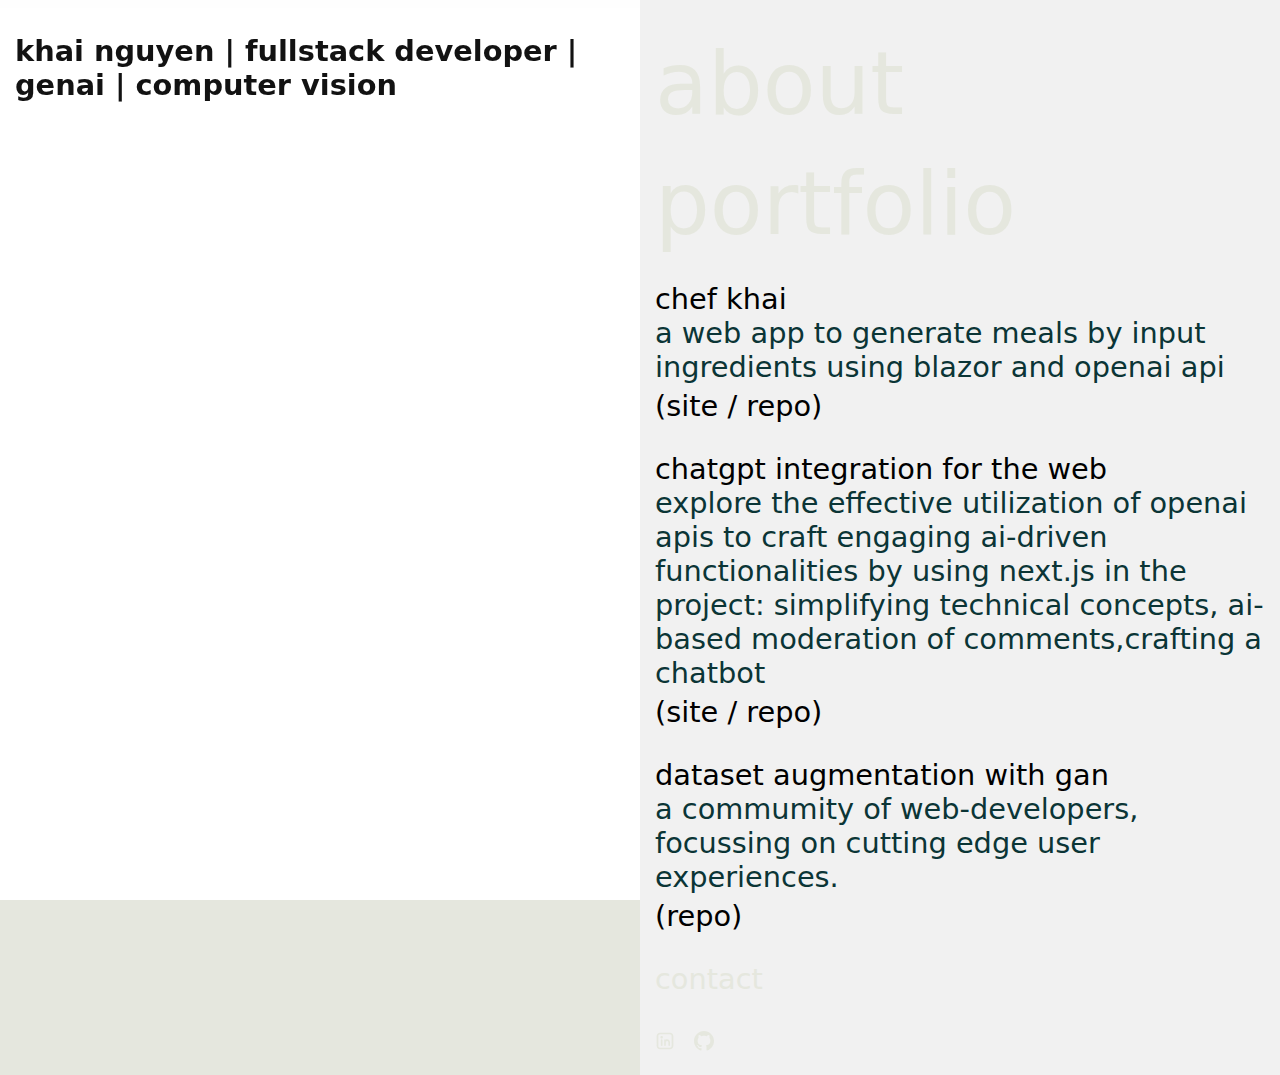
<file: sdfg.html>
<!DOCTYPE html>

<head>

    <title>Khai Nguyen</title>
</head>


<body>

    <link href="index.css" rel="stylesheet">

    <main>

        <div class="fifty left relative">

            <div class="leftInner">


            </div>
        </div>


        <div class="fifty right">

            <h1><a href="about.html">About</a></h1>
            <h1><a href="#">portfolio</a></h1>

            <p>
                <a target="_blank" href="https://chefkhai-production.up.railway.app/">
                    <span class="title">Chef Khai</span>
                    <span class="info">
                        A web app to generate meals by input ingredients using Blazor and OpenAI API
                    </span>
                </a>
                <span class="meta">
                    (<a target="_blank" href="https://chefkhai-production.up.railway.app/">site</a> / <a
                        href="https://github.com/Khaihuyennguyen/Chef_KhAI" target="_blank">repo</a>)
                </span>

            </p>


            <p>
                <a target="_blank" href="https://chat-gpt-aip-next-js-8tg5-gt7k73941-khai-huyen-nguyens-projects.vercel.app/">
                    <span class="title">ChatGPT Integration for the Web</span>
                    <span class="info">
                        Explore the effective utilization of OpenAI APIs to craft engaging AI-driven functionalities by using
                        Next.js in the
                        project: Simplifying technical concepts, AI-based moderation of comments,Crafting a chatbot
            
                    </span>
                </a>
                <span class="meta">
                    (<a target="_blank"
                        href="https://chat-gpt-aip-next-js-8tg5-gt7k73941-khai-huyen-nguyens-projects.vercel.app/">site</a> / <a
                        target="_blank" href="https://github.com/Khaihuyennguyen/chatGPT_AIP_next.js">repo</a>)
                </span>
            </p>
            <p>
                <a target="_blank" href="https://github.com/Khaihuyennguyen/Dataset_Augmentation_with_GANs">
                    <span class="title">Dataset Augmentation with GAN</span>
                    <span class="info">
                        A commumity of web-developers, focussing on cutting edge user experiences.
                    </span>
                </a>
                <span class="meta">
                    (<a href="https://github.com/Khaihuyennguyen/Dataset_Augmentation_with_GANs" target="_blank">repo</a></a>)
                </span>

            </p>
            
            
            <p>
                <a target="_blank" href="mailto:khainguyen@khai.one">contact</a>
            </p>






            <footer id="colophon">
                

                

                

                <a target="_blank" href="https://www.linkedin.com/in/kh-ai/">
                    <svg width="24" height="24" viewBox="0 0 24 24" fill="white" xmlns="http://www.w3.org/2000/svg">
                        <path fill-rule="evenodd" clip-rule="evenodd"
                            d="M6 2C3.79086 2 2 3.79086 2 6V18C2 20.2091 3.79086 22 6 22H18C20.2091 22 22 20.2091 22 18V6C22 3.79086 20.2091 2 18 2H6ZM4 6C4 4.89543 4.89543 4 6 4H18C19.1046 4 20 4.89543 20 6V18C20 19.1046 19.1046 20 18 20H6C4.89543 20 4 19.1046 4 18V6ZM9 11C9 10.4477 8.55228 10 8 10C7.44772 10 7 10.4477 7 11V17C7 17.5523 7.44772 18 8 18C8.55228 18 9 17.5523 9 17V11ZM9.5 7.5C9.5 8.32843 8.82843 9 8 9C7.17157 9 6.5 8.32843 6.5 7.5C6.5 6.67157 7.17157 6 8 6C8.82843 6 9.5 6.67157 9.5 7.5ZM12 10C12.3395 10 12.6395 10.1692 12.8203 10.4279C13.3329 10.1502 13.9036 10 14.5 10C16.6594 10 18 11.9258 18 13.5714V13.579V13.5865V13.5941V13.6017V13.6093V13.617V13.6246V13.6323V13.64V13.6477V13.6555V13.6632V13.671V13.6788V13.6866V13.6944V13.7022V13.7101V13.718V13.7258V13.7338V13.7417V13.7496V13.7576V13.7655V13.7735V13.7815V13.7896V13.7976V13.8057V13.8137V13.8218V13.8299V13.838V13.8462V13.8543V13.8625V13.8706V13.8788V13.887V13.8953V13.9035V13.9117V13.92V13.9283V13.9365V13.9448V13.9532V13.9615V13.9698V13.9782V13.9866V13.9949V14.0033V14.0117V14.0201V14.0286V14.037V14.0455V14.0539V14.0624V14.0709V14.0794V14.0879V14.0964V14.1049V14.1135V14.122V14.1306V14.1392V14.1478V14.1563V14.165V14.1736V14.1822V14.1908V14.1995V14.2081V14.2168V14.2254V14.2341V14.2428V14.2515V14.2602V14.2689V14.2776V14.2864V14.2951V14.3039V14.3126V14.3214V14.3301V14.3389V14.3477V14.3565V14.3653V14.3741V14.3829V14.3917V14.4005V14.4093V14.4182V14.427V14.4359V14.4447V14.4536V14.4624V14.4713V14.4802V14.4891V14.4979V14.5068V14.5157V14.5246V14.5335V14.5424V14.5513V14.5602V14.5692V14.5781V14.587V14.5959V14.6049V14.6138V14.6227V14.6317V14.6406V14.6496V14.6585V14.6674V14.6764V14.6854V14.6943V14.7033V14.7122V14.7212V14.7302V14.7391V14.7481V14.757V14.766V14.775V14.7839V14.7929V14.8019V14.8108V14.8198V14.8288V14.8378V14.8467V14.8557V14.8647V14.8736V14.8826V14.8916V14.9005V14.9095V14.9184V14.9274V14.9363V14.9453V14.9543V14.9632V14.9722V14.9811V14.99V14.999V15.0079V15.0169V15.0258V15.0347V15.0436V15.0526V15.0615V15.0704V15.0793V15.0882V15.0971V15.106V15.1149V15.1238V15.1327V15.1416V15.1504V15.1593V15.1682V15.177V15.1859V15.1947V15.2036V15.2124V15.2213V15.2301V15.2389V15.2477V15.2565V15.2653V15.2741V15.2829V15.2917V15.3005V15.3092V15.318V15.3267V15.3355V15.3442V15.3529V15.3616V15.3703V15.379V15.3877V15.3964V15.4051V15.4138V15.4224V15.4311V15.4397V15.4483V15.457V15.4656V15.4742V15.4827V15.4913V15.4999V15.5085V15.517V15.5255V15.5341V15.5426V15.5511V15.5596V15.5681V15.5765V15.585V15.5934V15.6019V15.6103V15.6187V15.6271V15.6355V15.6439V15.6522V15.6606V15.6689V15.6772V15.6855V15.6938V15.7021V15.7104V15.7186V15.7269V15.7351V15.7433V15.7515V15.7597V15.7679V15.776V15.7842V15.7923V15.8004V15.8085V15.8166V15.8246V15.8327V15.8407V15.8487V15.8567V15.8647V15.8727V15.8806V15.8885V15.8965V15.9044V15.9122V15.9201V15.928V15.9358V15.9436V15.9514V15.9592V15.9669V15.9747V15.9824V15.9901V15.9978V16.0055V16.0131V16.0208V16.0284V16.036V16.0435V16.0511V16.0586V16.0661V16.0736V16.0811V16.0886V16.096V16.1034V16.1108V16.1182V16.1255V16.1329V16.1402V16.1475V16.1547V16.162V16.1692V16.1764V16.1836V16.1908V16.1979V16.205V16.2121V16.2192V16.2262V16.2332V16.2402V16.2472V16.2542V16.2611V16.268V16.2749V16.2818V16.2886V16.2954V16.3022V16.309V16.3157V16.3224V16.3291V16.3358V16.3425V16.3491V16.3557V16.3622V16.3688V16.3753V16.3818V16.3882V16.3947V16.4011V16.4075V16.4138V16.4202V16.4265V16.4328V16.439V16.4452V16.4514V16.4576V16.4638V16.4699V16.476V16.482V16.4881V16.4941V16.5V16.506V16.5119V16.5178V16.5237V16.5295V16.5353V16.5411V16.5468V16.5525V16.5582V16.5639V16.5695V16.5751V16.5807V16.5862V16.5917V16.5972V16.6026V16.6081V16.6134V16.6188V16.6241V16.6294V16.6347V16.6399V16.6451V16.6503V16.6554V16.6605V16.6656V16.6706V16.6756V16.6806V16.6855V16.6904V16.6953V16.7001V16.7049V16.7097V16.7144V16.7191V16.7238V16.7284V16.733V16.7376V16.7421V16.7466V16.7511V16.7555V16.7599V16.7643V16.7686V16.7729V16.7771V16.7813V16.7855V16.7897V16.7938V16.7978V16.8019V16.8059V16.8098V16.8138V16.8177V16.8215V16.8253V16.8291V16.8328V16.8365V16.8402V16.8438V16.8474V16.851V16.8545V16.858V16.8614V16.8648V16.8682V16.8715V16.8748V16.878V16.8812V16.8844V16.8875V16.8906V16.8936V16.8966V16.8996V16.9025V16.9054V16.9083V16.9111V16.9138V16.9165V16.9192V16.9219V16.9245V16.927V16.9295V16.932V16.9344V16.9368V16.9392V16.9415V16.9438V16.946V16.9481V16.9503V16.9524V16.9544V16.9564V16.9584V16.9603V16.9622V16.964V16.9658V16.9676V16.9693V16.9709V16.9725V16.9741V16.9756V16.9771V16.9785V16.9799V16.9813V16.9826V16.9838V16.985V16.9862V16.9873V16.9884V16.9894V16.9904V16.9913V16.9922V16.993V16.9938V16.9946V16.9953V16.9959V16.9965V16.9971V16.9976V16.998V16.9984V16.9988V16.9991V16.9994V16.9996V16.9998V16.9999V17C18 17 18 17 18 17C18 17.5523 17.5523 18 17 18C16.4477 18 16 17.5523 16 17C16 17 16 17 16 17V16.9999V16.9998V16.9996V16.9994V16.9991V16.9988V16.9984V16.998V16.9976V16.9971V16.9965V16.9959V16.9953V16.9946V16.9938V16.993V16.9922V16.9913V16.9904V16.9894V16.9884V16.9873V16.9862V16.985V16.9838V16.9826V16.9813V16.9799V16.9785V16.9771V16.9756V16.9741V16.9725V16.9709V16.9693V16.9676V16.9658V16.964V16.9622V16.9603V16.9584V16.9564V16.9544V16.9524V16.9503V16.9481V16.946V16.9438V16.9415V16.9392V16.9368V16.9344V16.932V16.9295V16.927V16.9245V16.9219V16.9192V16.9165V16.9138V16.9111V16.9083V16.9054V16.9025V16.8996V16.8966V16.8936V16.8906V16.8875V16.8844V16.8812V16.878V16.8748V16.8715V16.8682V16.8648V16.8614V16.858V16.8545V16.851V16.8474V16.8438V16.8402V16.8365V16.8328V16.8291V16.8253V16.8215V16.8177V16.8138V16.8098V16.8059V16.8019V16.7978V16.7938V16.7897V16.7855V16.7813V16.7771V16.7729V16.7686V16.7643V16.7599V16.7555V16.7511V16.7466V16.7421V16.7376V16.733V16.7284V16.7238V16.7191V16.7144V16.7097V16.7049V16.7001V16.6953V16.6904V16.6855V16.6806V16.6756V16.6706V16.6656V16.6605V16.6554V16.6503V16.6451V16.6399V16.6347V16.6294V16.6241V16.6188V16.6134V16.6081V16.6026V16.5972V16.5917V16.5862V16.5807V16.5751V16.5695V16.5639V16.5582V16.5525V16.5468V16.5411V16.5353V16.5295V16.5237V16.5178V16.5119V16.506V16.5V16.4941V16.4881V16.482V16.476V16.4699V16.4638V16.4576V16.4514V16.4452V16.439V16.4328V16.4265V16.4202V16.4138V16.4075V16.4011V16.3947V16.3882V16.3818V16.3753V16.3688V16.3622V16.3557V16.3491V16.3425V16.3358V16.3291V16.3224V16.3157V16.309V16.3022V16.2954V16.2886V16.2818V16.2749V16.268V16.2611V16.2542V16.2472V16.2402V16.2332V16.2262V16.2192V16.2121V16.205V16.1979V16.1908V16.1836V16.1764V16.1692V16.162V16.1547V16.1475V16.1402V16.1329V16.1255V16.1182V16.1108V16.1034V16.096V16.0886V16.0811V16.0736V16.0661V16.0586V16.0511V16.0435V16.036V16.0284V16.0208V16.0131V16.0055V15.9978V15.9901V15.9824V15.9747V15.9669V15.9592V15.9514V15.9436V15.9358V15.928V15.9201V15.9122V15.9044V15.8965V15.8885V15.8806V15.8727V15.8647V15.8567V15.8487V15.8407V15.8327V15.8246V15.8166V15.8085V15.8004V15.7923V15.7842V15.776V15.7679V15.7597V15.7515V15.7433V15.7351V15.7269V15.7186V15.7104V15.7021V15.6938V15.6855V15.6772V15.6689V15.6606V15.6522V15.6439V15.6355V15.6271V15.6187V15.6103V15.6019V15.5934V15.585V15.5765V15.5681V15.5596V15.5511V15.5426V15.5341V15.5255V15.517V15.5085V15.4999V15.4913V15.4827V15.4742V15.4656V15.457V15.4483V15.4397V15.4311V15.4224V15.4138V15.4051V15.3964V15.3877V15.379V15.3703V15.3616V15.3529V15.3442V15.3355V15.3267V15.318V15.3092V15.3005V15.2917V15.2829V15.2741V15.2653V15.2565V15.2477V15.2389V15.2301V15.2213V15.2124V15.2036V15.1947V15.1859V15.177V15.1682V15.1593V15.1504V15.1416V15.1327V15.1238V15.1149V15.106V15.0971V15.0882V15.0793V15.0704V15.0615V15.0526V15.0436V15.0347V15.0258V15.0169V15.0079V14.999V14.99V14.9811V14.9722V14.9632V14.9543V14.9453V14.9363V14.9274V14.9184V14.9095V14.9005V14.8916V14.8826V14.8736V14.8647V14.8557V14.8467V14.8378V14.8288V14.8198V14.8108V14.8019V14.7929V14.7839V14.775V14.766V14.757V14.7481V14.7391V14.7302V14.7212V14.7122V14.7033V14.6943V14.6854V14.6764V14.6674V14.6585V14.6496V14.6406V14.6317V14.6227V14.6138V14.6049V14.5959V14.587V14.5781V14.5692V14.5602V14.5513V14.5424V14.5335V14.5246V14.5157V14.5068V14.4979V14.4891V14.4802V14.4713V14.4624V14.4536V14.4447V14.4359V14.427V14.4182V14.4093V14.4005V14.3917V14.3829V14.3741V14.3653V14.3565V14.3477V14.3389V14.3301V14.3214V14.3126V14.3039V14.2951V14.2864V14.2776V14.2689V14.2602V14.2515V14.2428V14.2341V14.2254V14.2168V14.2081V14.1995V14.1908V14.1822V14.1736V14.165V14.1563V14.1478V14.1392V14.1306V14.122V14.1135V14.1049V14.0964V14.0879V14.0794V14.0709V14.0624V14.0539V14.0455V14.037V14.0286V14.0201V14.0117V14.0033V13.9949V13.9866V13.9782V13.9698V13.9615V13.9532V13.9448V13.9365V13.9283V13.92V13.9117V13.9035V13.8953V13.887V13.8788V13.8706V13.8625V13.8543V13.8462V13.838V13.8299V13.8218V13.8137V13.8057V13.7976V13.7896V13.7815V13.7735V13.7655V13.7576V13.7496V13.7417V13.7338V13.7258V13.718V13.7101V13.7022V13.6944V13.6866V13.6788V13.671V13.6632V13.6555V13.6477V13.64V13.6323V13.6246V13.617V13.6093V13.6017V13.5941V13.5865V13.579V13.5714C16 12.8032 15.3406 12 14.5 12C13.9759 12 13.3974 12.2849 13 12.9631V12.9658V12.9761V12.9864V12.9967V13.0071V13.0174V13.0278V13.0382V13.0487V13.0591V13.0695V13.08V13.0905V13.101V13.1115V13.122V13.1326V13.1432V13.1537V13.1643V13.1749V13.1855V13.1962V13.2068V13.2175V13.2282V13.2388V13.2496V13.2603V13.271V13.2817V13.2925V13.3033V13.314V13.3248V13.3356V13.3464V13.3573V13.3681V13.379V13.3898V13.4007V13.4116V13.4225V13.4334V13.4443V13.4552V13.4662V13.4771V13.4881V13.499V13.51V13.521V13.532V13.543V13.554V13.565V13.5761V13.5871V13.5981V13.6092V13.6203V13.6313V13.6424V13.6535V13.6646V13.6757V13.6868V13.6979V13.709V13.7202V13.7313V13.7424V13.7536V13.7647V13.7759V13.7871V13.7982V13.8094V13.8206V13.8318V13.8429V13.8541V13.8653V13.8765V13.8878V13.899V13.9102V13.9214V13.9326V13.9438V13.9551V13.9663V13.9775V13.9888V14V14.0113V14.0225V14.0338V14.045V14.0562V14.0675V14.0788V14.09V14.1013V14.1125V14.1238V14.135V14.1463V14.1576V14.1688V14.1801V14.1913V14.2026V14.2139V14.2251V14.2364V14.2476V14.2589V14.2701V14.2814V14.2926V14.3039V14.3151V14.3264V14.3376V14.3489V14.3601V14.3714V14.3826V14.3938V14.405V14.4163V14.4275V14.4387V14.4499V14.4611V14.4723V14.4835V14.4947V14.5059V14.5171V14.5283V14.5395V14.5506V14.5618V14.573V14.5841V14.5953V14.6064V14.6176V14.6287V14.6398V14.6509V14.662V14.6732V14.6843V14.6953V14.7064V14.7175V14.7286V14.7396V14.7507V14.7617V14.7728V14.7838V14.7948V14.8058V14.8168V14.8278V14.8388V14.8498V14.8607V14.8717V14.8826V14.8936V14.9045V14.9154V14.9263V14.9372V14.9481V14.9589V14.9698V14.9806V14.9915V15.0023V15.0131V15.0239V15.0347V15.0455V15.0562V15.067V15.0777V15.0884V15.0991V15.1098V15.1205V15.1312V15.1419V15.1525V15.1631V15.1737V15.1843V15.1949V15.2055V15.2161V15.2266V15.2371V15.2476V15.2581V15.2686V15.2791V15.2895V15.2999V15.3104V15.3208V15.3311V15.3415V15.3519V15.3622V15.3725V15.3828V15.3931V15.4033V15.4136V15.4238V15.434V15.4442V15.4544V15.4645V15.4747V15.4848V15.4949V15.5049V15.515V15.525V15.535V15.545V15.555V15.565V15.5749V15.5848V15.5947V15.6046V15.6144V15.6243V15.6341V15.6439V15.6536V15.6634V15.6731V15.6828V15.6925V15.7021V15.7118V15.7214V15.731V15.7405V15.7501V15.7596V15.7691V15.7786V15.788V15.7974V15.8068V15.8162V15.8256V15.8349V15.8442V15.8534V15.8627V15.8719V15.8811V15.8903V15.8994V15.9086V15.9177V15.9267V15.9358V15.9448V15.9538V15.9627V15.9717V15.9806V15.9895V15.9983V16.0071V16.0159V16.0247V16.0334V16.0421V16.0508V16.0595V16.0681V16.0767V16.0853V16.0938V16.1023V16.1108V16.1193V16.1277V16.1361V16.1444V16.1527V16.161V16.1693V16.1776V16.1858V16.1939V16.2021V16.2102V16.2183V16.2263V16.2343V16.2423V16.2503V16.2582V16.2661V16.2739V16.2817V16.2895V16.2973V16.305V16.3127V16.3203V16.328V16.3356V16.3431V16.3506V16.3581V16.3656V16.373V16.3803V16.3877V16.395V16.4023V16.4095V16.4167V16.4239V16.431V16.4381V16.4451V16.4522V16.4591V16.4661V16.473V16.4799V16.4867V16.4935V16.5002V16.507V16.5137V16.5203V16.5269V16.5335V16.54V16.5465V16.5529V16.5593V16.5657V16.5721V16.5783V16.5846V16.5908V16.597V16.6031V16.6092V16.6153V16.6213V16.6272V16.6332V16.6391V16.6449V16.6507V16.6565V16.6622V16.6679V16.6735V16.6791V16.6847V16.6902V16.6956V16.7011V16.7064V16.7118V16.7171V16.7223V16.7275V16.7327V16.7378V16.7429V16.7479V16.7529V16.7578V16.7627V16.7676V16.7724V16.7772V16.7819V16.7865V16.7912V16.7957V16.8003V16.8048V16.8092V16.8136V16.8179V16.8222V16.8265V16.8307V16.8348V16.839V16.843V16.847V16.851V16.8549V16.8588V16.8626V16.8664V16.8701V16.8738V16.8774V16.881V16.8845V16.888V16.8914V16.8948V16.8981V16.9014V16.9046V16.9078V16.9109V16.914V16.917V16.92V16.9229V16.9258V16.9286V16.9313V16.9341V16.9367V16.9393V16.9419V16.9444V16.9468V16.9492V16.9516V16.9539V16.9561V16.9583V16.9604V16.9625V16.9645V16.9665V16.9684V16.9703V16.9721V16.9738V16.9755V16.9771V16.9787V16.9803V16.9817V16.9831V16.9845V16.9858V16.9871V16.9883V16.9894V16.9905V16.9915V16.9925V16.9934V16.9942V16.995V16.9957V16.9964V16.997V16.9976V16.9981V16.9985V16.9989V16.9993V16.9995V16.9997V16.9999V17V17C13 17.5523 12.5523 18 12 18C11.4477 18 11 17.5523 11 17V17V16.9999V16.9997V16.9995V16.9993V16.9989V16.9985V16.9981V16.9976V16.997V16.9964V16.9957V16.995V16.9942V16.9934V16.9925V16.9915V16.9905V16.9894V16.9883V16.9871V16.9858V16.9845V16.9831V16.9817V16.9803V16.9787V16.9771V16.9755V16.9738V16.9721V16.9703V16.9684V16.9665V16.9645V16.9625V16.9604V16.9583V16.9561V16.9539V16.9516V16.9492V16.9468V16.9444V16.9419V16.9393V16.9367V16.9341V16.9313V16.9286V16.9258V16.9229V16.92V16.917V16.914V16.9109V16.9078V16.9046V16.9014V16.8981V16.8948V16.8914V16.888V16.8845V16.881V16.8774V16.8738V16.8701V16.8664V16.8626V16.8588V16.8549V16.851V16.847V16.843V16.839V16.8348V16.8307V16.8265V16.8222V16.8179V16.8136V16.8092V16.8048V16.8003V16.7957V16.7912V16.7865V16.7819V16.7772V16.7724V16.7676V16.7627V16.7578V16.7529V16.7479V16.7429V16.7378V16.7327V16.7275V16.7223V16.7171V16.7118V16.7064V16.7011V16.6956V16.6902V16.6847V16.6791V16.6735V16.6679V16.6622V16.6565V16.6507V16.6449V16.6391V16.6332V16.6272V16.6213V16.6153V16.6092V16.6031V16.597V16.5908V16.5846V16.5783V16.5721V16.5657V16.5593V16.5529V16.5465V16.54V16.5335V16.5269V16.5203V16.5137V16.507V16.5002V16.4935V16.4867V16.4799V16.473V16.4661V16.4591V16.4522V16.4451V16.4381V16.431V16.4239V16.4167V16.4095V16.4023V16.395V16.3877V16.3803V16.373V16.3656V16.3581V16.3506V16.3431V16.3356V16.328V16.3203V16.3127V16.305V16.2973V16.2895V16.2817V16.2739V16.2661V16.2582V16.2503V16.2423V16.2343V16.2263V16.2183V16.2102V16.2021V16.1939V16.1858V16.1776V16.1693V16.161V16.1527V16.1444V16.1361V16.1277V16.1193V16.1108V16.1023V16.0938V16.0853V16.0767V16.0681V16.0595V16.0508V16.0421V16.0334V16.0247V16.0159V16.0071V15.9983V15.9895V15.9806V15.9717V15.9627V15.9538V15.9448V15.9358V15.9267V15.9177V15.9086V15.8994V15.8903V15.8811V15.8719V15.8627V15.8534V15.8442V15.8349V15.8256V15.8162V15.8068V15.7974V15.788V15.7786V15.7691V15.7596V15.7501V15.7405V15.731V15.7214V15.7118V15.7021V15.6925V15.6828V15.6731V15.6634V15.6536V15.6439V15.6341V15.6243V15.6144V15.6046V15.5947V15.5848V15.5749V15.565V15.555V15.545V15.535V15.525V15.515V15.5049V15.4949V15.4848V15.4747V15.4645V15.4544V15.4442V15.434V15.4238V15.4136V15.4033V15.3931V15.3828V15.3725V15.3622V15.3519V15.3415V15.3311V15.3208V15.3104V15.2999V15.2895V15.2791V15.2686V15.2581V15.2476V15.2371V15.2266V15.2161V15.2055V15.1949V15.1843V15.1737V15.1631V15.1525V15.1419V15.1312V15.1205V15.1098V15.0991V15.0884V15.0777V15.067V15.0562V15.0455V15.0347V15.0239V15.0131V15.0023V14.9915V14.9806V14.9698V14.9589V14.9481V14.9372V14.9263V14.9154V14.9045V14.8936V14.8826V14.8717V14.8607V14.8498V14.8388V14.8278V14.8168V14.8058V14.7948V14.7838V14.7728V14.7617V14.7507V14.7396V14.7286V14.7175V14.7064V14.6953V14.6843V14.6732V14.662V14.6509V14.6398V14.6287V14.6176V14.6064V14.5953V14.5841V14.573V14.5618V14.5506V14.5395V14.5283V14.5171V14.5059V14.4947V14.4835V14.4723V14.4611V14.4499V14.4387V14.4275V14.4163V14.405V14.3938V14.3826V14.3714V14.3601V14.3489V14.3376V14.3264V14.3151V14.3039V14.2926V14.2814V14.2701V14.2589V14.2476V14.2364V14.2251V14.2139V14.2026V14.1913V14.1801V14.1688V14.1576V14.1463V14.135V14.1238V14.1125V14.1013V14.09V14.0788V14.0675V14.0562V14.045V14.0338V14.0225V14.0113V14V13.9888V13.9775V13.9663V13.9551V13.9438V13.9326V13.9214V13.9102V13.899V13.8878V13.8765V13.8653V13.8541V13.8429V13.8318V13.8206V13.8094V13.7982V13.7871V13.7759V13.7647V13.7536V13.7424V13.7313V13.7202V13.709V13.6979V13.6868V13.6757V13.6646V13.6535V13.6424V13.6313V13.6203V13.6092V13.5981V13.5871V13.5761V13.565V13.554V13.543V13.532V13.521V13.51V13.499V13.4881V13.4771V13.4662V13.4552V13.4443V13.4334V13.4225V13.4116V13.4007V13.3898V13.379V13.3681V13.3573V13.3464V13.3356V13.3248V13.314V13.3033V13.2925V13.2817V13.271V13.2603V13.2496V13.2388V13.2282V13.2175V13.2068V13.1962V13.1855V13.1749V13.1643V13.1537V13.1432V13.1326V13.122V13.1115V13.101V13.0905V13.08V13.0695V13.0591V13.0487V13.0382V13.0278V13.0174V13.0071V12.9967V12.9864V12.9761V12.9658V12.9555V12.9452V12.9349V12.9247V12.9145V12.9043V12.8941V12.884V12.8738V12.8637V12.8536V12.8435V12.8335V12.8234V12.8134V12.8034V12.7934V12.7834V12.7735V12.7636V12.7537V12.7438V12.7339V12.7241V12.7143V12.7104V12.7064V12.7025V12.6985V12.6946V12.6906V12.6866V12.6826V12.6786V12.6746V12.6706V12.6666V12.6626V12.6586V12.6545V12.6505V12.6464V12.6423V12.6383V12.6342V12.6301V12.626V12.6219V12.6178V12.6137V12.6096V12.6055V12.6013V12.5972V12.593V12.5889V12.5847V12.5805V12.5764V12.5722V12.568V12.5638V12.5596V12.5554V12.5512V12.547V12.5427V12.5385V12.5343V12.53V12.5258V12.5215V12.5173V12.513V12.5087V12.5045V12.5002V12.4959V12.4916V12.4873V12.483V12.4787V12.4744V12.4701V12.4657V12.4614V12.4571V12.4528V12.4484V12.4441V12.4397V12.4354V12.431V12.4266V12.4223V12.4179V12.4135V12.4092V12.4048V12.4004V12.396V12.3916V12.3872V12.3828V12.3784V12.374V12.3696V12.3652V12.3607V12.3563V12.3519V12.3475V12.343V12.3386V12.3342V12.3297V12.3253V12.3208V12.3164V12.3119V12.3075V12.303V12.2986V12.2941V12.2896V12.2852V12.2807V12.2762V12.2718V12.2673V12.2628V12.2583V12.2539V12.2494V12.2449V12.2404V12.2359V12.2314V12.227V12.2225V12.218V12.2135V12.209V12.2045V12.2V12.1955V12.191V12.1865V12.182V12.1775V12.173V12.1685V12.164V12.1595V12.155V12.1505V12.146V12.1415V12.137V12.1325V12.128V12.1235V12.119V12.1145V12.11V12.1055V12.1009V12.0964V12.0919V12.0874V12.0829V12.0784V12.0739V12.0694V12.0649V12.0604V12.056V12.0515V12.047V12.0425V12.038V12.0335V12.029V12.0245V12.02V12.0155V12.0111V12.0066V12.0021V11.9976V11.9932V11.9887V11.9842V11.9797V11.9753V11.9708V11.9663V11.9619V11.9574V11.953V11.9485V11.9441V11.9396V11.9352V11.9307V11.9263V11.9219V11.9174V11.913V11.9086V11.9041V11.8997V11.8953V11.8909V11.8865V11.8821V11.8777V11.8733V11.8689V11.8645V11.8601V11.8557V11.8513V11.847V11.8426V11.8382V11.8338V11.8295V11.8251V11.8208V11.8164V11.8121V11.8077V11.8034V11.7991V11.7948V11.7904V11.7861V11.7818V11.7775V11.7732V11.7689V11.7646V11.7603V11.7561V11.7518V11.7475V11.7433V11.739V11.7347V11.7305V11.7263V11.722V11.7178V11.7136V11.7094V11.7052V11.7009V11.6967V11.6926V11.6884V11.6842V11.68V11.6759V11.6717V11.6675V11.6634V11.6593V11.6551V11.651V11.6469V11.6428V11.6387V11.6346V11.6305V11.6264V11.6223V11.6183V11.6142V11.6101V11.6061V11.6021V11.598V11.594V11.59V11.586V11.582V11.578V11.574V11.57V11.5661V11.5621V11.5582V11.5542V11.5503V11.5464V11.5424V11.5385V11.5346V11.5308V11.5269V11.523V11.5191V11.5153V11.5114V11.5076V11.5038V11.5V11.4962V11.4924V11.4886V11.4848V11.481V11.4773V11.4735V11.4698V11.4661V11.4623V11.4586V11.4549V11.4512V11.4476V11.4439V11.4402V11.4366V11.4329V11.4293V11.4257V11.4221V11.4185V11.4149V11.4113V11.4078V11.4042V11.4007V11.3971V11.3936V11.3901V11.3866V11.3831V11.3797V11.3762V11.3728V11.3693V11.3659V11.3625V11.3591V11.3557V11.3523V11.3489V11.3456V11.3422V11.3389V11.3356V11.3323V11.329V11.3257V11.3224V11.3192V11.3159V11.3127V11.3095V11.3063V11.3031V11.2999V11.2967V11.2936V11.2904V11.2873V11.2842V11.2811V11.278V11.2749V11.2719V11.2688V11.2658V11.2628V11.2598V11.2568V11.2538V11.2508V11.2479V11.2449V11.242V11.2391V11.2362V11.2333V11.2305V11.2276V11.2248V11.2219V11.2191V11.2163V11.2136V11.2108V11.2081V11.2053V11.2026V11.1999V11.1972V11.1945V11.1919V11.1892V11.1866V11.184V11.1814V11.1788V11.1763V11.1737V11.1712V11.1687V11.1662V11.1637V11.1612V11.1588V11.1563V11.1539V11.1515V11.1491V11.1467V11.1444V11.142V11.1397V11.1374V11.1351V11.1329V11.1306V11.1284V11.1261V11.1239V11.1217V11.1196V11.1174V11.1153V11.1132V11.1111V11.109V11.1069V11.1049V11.1028V11.1008V11.0988V11.0969V11.0949V11.093V11.091V11.0891V11.0873V11.0854V11.0835V11.0817V11.0799V11.0781V11.0763V11.0746V11.0728V11.0711V11.0694V11.0677V11.0661V11.0644V11.0628V11.0612V11.0596V11.058V11.0565V11.055V11.0535V11.052V11.0505V11.049V11.0476V11.0462V11.0448V11.0434V11.0421V11.0408V11.0394V11.0382V11.0369V11.0356V11.0344V11.0332V11.032V11.0308V11.0297V11.0286V11.0275V11.0264V11.0253V11.0243V11.0232V11.0222V11.0213V11.0203V11.0194V11.0185V11.0176V11.0167V11.0158V11.015V11.0142V11.0134V11.0126V11.0119V11.0112V11.0105V11.0098V11.0091V11.0085V11.0079V11.0073V11.0067V11.0062V11.0057V11.0052V11.0047V11.0042V11.0038V11.0034V11.003V11.0027V11.0023V11.002V11.0017V11.0014V11.0012V11.001V11.0008V11.0006V11.0004V11.0003V11.0002V11.0001V11V11C11 10.4477 11.4477 10 12 10Z"
                            />
                    </svg>
                </a>

                <a target="_blank" href="https://github.com/Khaihuyennguyen">
                    <svg xmlns="http://www.w3.org/2000/svg" width="24" height="24" viewBox="0 0 24 24">
                        <path
                            d="M12 0c-6.626 0-12 5.373-12 12 0 5.302 3.438 9.8 8.207 11.387.599.111.793-.261.793-.577v-2.234c-3.338.726-4.033-1.416-4.033-1.416-.546-1.387-1.333-1.756-1.333-1.756-1.089-.745.083-.729.083-.729 1.205.084 1.839 1.237 1.839 1.237 1.07 1.834 2.807 1.304 3.492.997.107-.775.418-1.305.762-1.604-2.665-.305-5.467-1.334-5.467-5.931 0-1.311.469-2.381 1.236-3.221-.124-.303-.535-1.524.117-3.176 0 0 1.008-.322 3.301 1.23.957-.266 1.983-.399 3.003-.404 1.02.005 2.047.138 3.006.404 2.291-1.552 3.297-1.23 3.297-1.23.653 1.653.242 2.874.118 3.176.77.84 1.235 1.911 1.235 3.221 0 4.609-2.807 5.624-5.479 5.921.43.372.823 1.102.823 2.222v3.293c0 .319.192.694.801.576 4.765-1.589 8.199-6.086 8.199-11.386 0-6.627-5.373-12-12-12z" />
                    </svg>
                </a>
            </footer>

        </div>

    </main>

    <script src="https://code.jquery.com/jquery-2.2.4.min.js"
        integrity="sha256-BbhdlvQf/xTY9gja0Dq3HiwQF8LaCRTXxZKRutelT44=" crossorigin="anonymous"></script>

    <script src="main.js"></script>

</body>

</html>
</file>
<file: styles/style.css>
* {
    box-sizing: border-box;
}

  @font-face {
      font-family: "Studio Pro";
      src: url('fonts/StudioPro-Regular.woff') format('woff');
      font-style: normal;
      font-display: block;
  }

html,
body {
    margin: 0;
    font-family: sans, sans-serif;
    background: #f1f1f1;
}

p {
    line-height: 120%;
}
.lead {
    line-height: 120%;
}

ul {
    margin: 0;
}

p,
.btn,
h2,
h3,
h4,
h5,
h6,
li,
b {
    font-weight: normal;
    font-size: calc(16px + 1vw);
}

a {
}

p,
h1,
h2,
h3,
h4,
h5 {
    margin-top: 0;
}

img {
    display: block;
   
        width: 50%;
        height: 50%;
    filter: grayscale(1);
}
#theGrid {
    width: 100%;
    display: grid;
    grid-template-columns: 1fr 1fr 1fr 1fr 1fr 1fr;
    
}

@media (max-width: 1400px) {
    #theGrid {
        width: 100%;
        display: grid;
        grid-template-columns: 1fr 1fr 1fr 1fr;
    }
}

@media (max-width: 1100px) {
    #theGrid {
        width: 100%;
        display: grid;
        grid-template-columns: 1fr 1fr 1fr 1fr;
    }
}

@media (max-width: 768px) {
    #theGrid {
        width: 100%;
        display: grid;
        grid-template-columns: 1fr 1fr;
    }
}

@media (max-width: 600px) {
    #theGrid {
        width: 100%;
        display: grid;
        grid-template-columns: 1fr 1fr;
    }
}

#theGrid h3 {
    font-size: 14px;
}

#theGrid a {
    text-align: center;
}

#theGrid a img {
    transition: all 0.4s ease;
}
#theGrid a:hover img {
    opacity: 0.8;
    filter: grayscale(0);
}

#theGrid img {
}

img {
    width: 100%;
}

.p15 {
    padding: 15px;
}
.last {
    padding-top: 100px;
    padding-left: 15px;
}
h1,
.lead {
    font-size: calc(16px + 2vw);
}

.meta {
    font-size: 16px;
}

#logo {
    width: 400px;
}

a {
    text-decoration: none;
    color: #ff0000;

    /* These are technically the same, but use both */
    overflow-wrap: break-word;
    word-wrap: break-word;

    -ms-word-break: break-all;
    /* This is the dangerous one in WebKit, as it breaks things wherever */
    word-break: break-all;
    /* Instead use this non-standard one: */
    word-break: break-word;

    /* Adds a hyphen where the word breaks, if supported (No Blink) */
    -ms-hyphens: auto;
    -moz-hyphens: auto;
    -webkit-hyphens: auto;
    hyphens: auto;
    cursor: pointer;
    padding: 10px;
}
.container {
    width: 100%;
    max-width: 800px;
    padding-left: 15px;
    padding-right: 15px;
    margin: 0 auto;
}

.m-top-50 {
    margin-top: 50px;
}

.m-bot-50 {
    margin-bottom: 50px;
}

.m-bot-10 {
    margin-bottom: 10px;
}

#silk {
    position: fixed;
    top: 0;
    left: 0;
    width: 100%;
    height: 100vh;
    background: rgba(0, 0, 0, 0.7);
    z-index: 10000;
    transition: opacity 0.4s ease;
    opacity: 0;
    pointer-events: none;
}

body.modalActive #silk {
    cursor: pointer;
    opacity: 1;
    pointer-events: all;
}

#modal {
    position: fixed;
    top: 0;
    right: -55%;
    width: 50%;
    height: 100vh;
    z-index: 10001;
    background: #f1f1f1;
    transition: right 0.4s ease;
    overflow-y: scroll;
}

@media (max-width: 1600px) {
    #modal {
        width: 75%;
        right: -80%;
    }
}

@media (max-width: 992px) {
    #modal {
        width: 85%;
        right: -90%;
    }
}

#modalHeader {
}

#modalContent {
    padding: 15px;
}

#modalContent .lead {
    margin-bottom: 10px;
}

body.modalActive #modal {
    right: 0;
}

.btn {
    padding: 10px 20px;
    background: #ff0000;
    display: inline-block;
    border-radius: 25px;
    color: #f1f1f1;
    display: inline-block;
    margin-right: 10px;
    border: 1px solid #ff0000;
    text-align: center;
    min-width: 200px;
}

.pill {
    padding: 10px 20px;
    background: #f1f1f1;
    display: inline-block;
    border-radius: 25px;
    color: #ff0000;
    display: inline-block;
    margin-right: 10px;
    margin-bottom: 10px;
    border: 1px solid #ff0000;
}

.btn:hover {
    background: black;
    border-color: black;
}

#preloader {
    display: flex;
    justify-content: center;
    align-items: center;
    width: 100%;
    height: 100vh;
    position: fixed;
    top: 0;
    left: 0;
    transition: top 0.4s ease;
    background: #f1f1f1;
    z-index: 20000;
}

#preloader * {
    color: black;
}

#preloader.hide {
    top: -110vh;
}

p a {
}

p.lead a {
}

nav {
    display: flex;
    justify-content: space-between;
    background: #f1f1f1;

    width: 100%;
    z-index: 9000;
}

nav h1 {
    margin: 0;
}

header {
}

header h1 {
    font-size: calc(16px + 5vw);
    line-height: 100%;
    max-width: 75%;
}

header h2 {
    font-size: calc(16px + 2vw);
        line-height: 100%;
    max-width: 75%;
}
@media (max-width: 768px) {
    header {
    }

    header h1 {
        max-width: 100%;
    }
}

@media (max-width: 768px) {
    header {}

    header h2 {
        max-width: 100%;
    }
}
header a {
}

.m-bot-0 {
    margin-bottom: 0;
}

@media (max-width: 1300px) {
    header {
        width: 100%;
    }
}

.browser-mockup {
    border-top: 2em solid rgba(230, 230, 230, 0.7);
    box-shadow: 0 0.1em 1em 0 rgba(0, 0, 0, 0.4);
    position: relative;
    border-radius: 3px 3px 0 0;
}

.browser-mockup:before {
    display: block;
    position: absolute;
    content: "";
    top: -1.25em;
    left: 1em;
    width: 0.5em;
    height: 0.5em;
    border-radius: 50%;
    background-color: #f44;
    box-shadow: 0 0 0 2px #f44, 1.5em 0 0 2px #9b3, 3em 0 0 2px #fb5;
}

.browser-mockup.with-tab:after {
    display: block;
    position: absolute;
    content: "";
    top: -2em;
    left: 5.5em;
    width: 20%;
    height: 0em;
    border-bottom: 2em solid white;
    border-left: 0.8em solid transparent;
    border-right: 0.8em solid transparent;
}

.browser-mockup.with-url:after {
    display: block;
    position: absolute;
    content: "";
    top: -1.6em;
    left: 5.5em;
    width: calc(100% - 6em);
    height: 1.2em;
    border-radius: 2px;
    background-color: white;
}

.browser-mockup > * {
    display: block;
}

.browser-mockup {
    margin: 15px;
    flex: 1;
}

.m-top-15 {
    margin-top: 15px;
}


.hero {
    background: #000;

}

.hero .big__box {
    position: relative;
    width: 70vh;
    height: 90vh;
    background-color: #000;
    display: flex;
    flex-wrap: wrap;
    overflow: hidden;
}

.hero .big__box .effect {
    position: relative;
    width: 40px;
    height: 40px;
    display: block;

}

.hero .big__box .effect::before {
    content: '';
    position: absolute;
    top: 0;
    left: 0;
    width: 100%;
    height: 100%;
    background: #000;
    transform: scale(0.1);
    box-shadow: 0 0 10px #000,
        0 0 20px #000,
        0 0 30px #000,
        0 0 40px #000,
        0 0 50px #000,
        0 0 60px #000,
        0 0 70px #000,
        0 0 80px #000,
        0 0 90px #000,
        0 0 100px #000;
    border-radius: 50%;
    pointer-events: none;
    transition: 2s;

}

.hero .big__box .effect:hover::before {
    transform: scale(1);
    transition: 0s;
    background-color: #fff;

}

/*This class is for the hero container which is left and right column */
.hero-container {
    display: grid;
    grid-template-columns: 1fr 1fr;
    height: 100vh;
    padding: 3rem calc((100vw - 1300px)/2);
    color: #fff;
}

/*This class is for the left columns background, think this as a left box in a big box name hero-container */
.column-left {
    display: flex;
    flex-direction: column;
    justify-content: center;
    align-items: flex-start;
    color: #fff;
    padding: 0rem 2rem;
    padding-top: 50px;

}

h5 {
    display: block;
    font-size: 0.83em;
    margin-block-start: 1.67em;
    margin-block-end: 1.67em;
    margin-inline-start: 0px;
    margin-inline-end: 0px;
    font-weight: bold;
}

.column-left h5 {
    font-size: .875rem;
    line-height: 1 .25rem;
    padding-top: 5px;
    text-transform: uppercase;
    padding-bottom: 5px;
    color: #878a8f;
    font-weight: 400;
    letter-spacing: .4em;
    margin: 0;
    -webkit-margin-before: 0;
    -webkit-margin-after: 0;
}

/*This class is for the heading of the left */
h1 {
    font-size: 1rem;
    font-weight: 400;
    font-variation-settings: 'wght' 700;
}

h3 {
    font-size: 1.375rem;
    line-height: 2rem;
    margin-top: 20px;
    padding-top: 10px;
    padding-bottom: 10px;
    letter-spacing: 2px;
    font-weight: 1000;
}

/*This class is for the paragrap in the left box */
.column-left p {
    margin-bottom: 2rem;
    font-size: 1.5rem;
    line-height: 1.5;
    color: #878a8f;
}

.column-left ul {
    margin-bottom: 2rem;
    font-size: 1.5rem;
    line-height: 1.5;
    color: #878a8f;
}

.links {
    display: block;
    margin-top: 20px;
    font-variant-ligatures: none;
    -webkit-font-smoothing: antialiased;
}

.extra {
    display: inline-block;
    font-size: 1.125rem;
    line-height: 1.5625rem;
    padding-top: 1px;
    padding-bottom: 4px;
    font-weight: 800;
    letter-spacing: normal;
    color: #c1c8d6;
    margin-inline-start: 0px;
    margin-inline-end: 0px;
}

a.special {
    position: relative;
    color: #ff8177;
    border: 0 none;
    display: inline-block;
    line-height: 1;
    text-decoration: none;
    transition: background 60s color 60s;
}

a.special:hover {

    background: #ff8177;
    color: #fff;
}

nav.links span {
    color: #878a8f;
    margin-left: 15px;
    margin-right: 15px;
}
</file>
<file: styles/newIndex.css>
* {
    box-sizing: border-box;
    margin: 0;
}

  @font-face {
      font-family: "Studio Pro";
      src: url('fonts/StudioPro-Regular.woff') format('woff');
      font-style: normal;
      font-display: block;
  }

html {
    font-size: 16px;
    font-family: 'Supreme', Arial, Helvetica, sans-serif;
    line-height: 1.2;
}

header {
    padding: 1rem 1rem 0 1rem;
    display: flex;
    align-items: center;
    justify-content: space-between;
}

h1 {
    text-decoration: none;
    font-size: 1rem;
    font-weight: 400;
    font-variation-settings: 'wght' 700;
}
a h1 {
    text-decoration: none;
    font-size: 1rem;
    font-weight: 400;
    font-variation-settings: 'wght' 700;
}
.no-underline {
    text-decoration: none;
}
nav {
    display: flex;
    gap: 1rem;
}

nav a {
    text-decoration: none;
    color: currentColor;
    /* text-underline-offset: 2px; */
}

section {
    display: grid;
    grid-template-columns: 4fr 5fr 2fr 0fr 0fr 0fr;
    gap: 0;

    width: 100%;

    cursor: e-resize;

    padding: 1rem 0.5rem;

    transition: grid-template-columns 0.4s;
}

section div {
    overflow: hidden;

    opacity: 1;
    transition: opacity 0.4s;
}

section div.hide {
    opacity: 0;
}

img {
    max-width: 100%;
    aspect-ratio: 4 / 5;
    object-fit: cover;
}

figure {
    width: 100%;
    padding: 0 0.5rem;
}

figcaption {
    max-width: 10rem;
    margin: 0.25rem 0 0 0;
}

#preloader {
    display: flex;
    justify-content: center;
    align-items: center;
    width: 100%;
    height: 100vh;
    position: fixed;
    top: 0;
    left: 0;
    transition: top 0.4s ease;
    background: #f1f1f1;
    z-index: 20000;
}

#preloader * {
    color: black;
}

#preloader.hide {
    top: -110vh;
}
</file>
<file: styles/index.css>
* {
    box-sizing: border-box;
    font-size: calc(16px + 1vw);
    font-family: Arial, Helvetica, sans-serif;
    font-weight: 300;
    font-family: sans;
    src: url(./fonts/sans.woff);
    font-weight: normal;
}

header {
    color: #282828; 
}
a {
    text-decoration: none;
    color: #e5e7de
}

a:hover {
    color: #f54123;
}

body,
html {
    margin: 0;
    background-color: #e5e7de;
    text-transform: lowercase;
    color: #e5e7de;
    background-position: center top;
    background-size: contain
}

h1 a {
    margin: 0;
    display: block;
    color: #e5e7de;

    font-size: 3rem;

    

    font-weight: 500;
  
    
    
    
    
       
}

.parent {
    position: relative
}

.fifty {
    width: 50%;
    min-height: 100vh
}

.left {
    height: 100vh;
    position: fixed;
    top: 0;
    -webkit-perspective: 180vw;
    perspective: 180vw;
    left: 0;
    overflow: hidden !important;
    background: #111111
}

.left h1 {
    padding: 15px;
    color: blue;
    font-weight: 700;
    font-style: normal
}

.left,
.left .img {
    background-size: cover;
    background-position: center center;
    filter: grayscale(1);
    
}

.right {
    background: #f1f1f1;
    padding: 15px;
    margin-left: 50%
}

.child {
    position: fixed
}

.flex-center {
    display: flex;
    justify-content: center;
    align-items: center
}

.fullpage {
    width: 100%;
    height: 100vh
}

img {
    max-width: 500px;
    width: 100%
}

.right span {
    display: block
}

.meta {
    margin-top: 5px;
    display: block
}

.meta,
.meta a {
    color: black
}

.meta a:hover {
    color: #f54123
}

.img {
    position: relative;
    top: 0;
    left: 0;
    width: 100%;
    height: 100vh;
    background-color: blue;
    z-index: 1032
}

.leftInner {
    z-index: 1031;
    position: absolute;
    top: 0;
    left: 0;
    width: 100%;
    height: 100vh;
    overflow: hidden
}

.title {
    color: #000000;
}

.info {
    color: #0b3536
}

#colophon {
    margin-top: 30px
}

#colophon svg {
    fill: #e5e7de;
    width: 20px;
    margin-right: 10px
}

.logo {
    position: fixed;
    top: 0;
    left: 0;
    z-index: 2000
}

.hero {
    background: #000;

}

.hero .big__box {
    position: relative;
    width: 70vh;
    height: 90vh;
    background-color: #000;
    display: flex;
    flex-wrap: wrap;
    overflow: hidden;
}

.hero .big__box .effect {
    position: relative;
    width: 40px;
    height: 40px;
    display: block;

}

.hero .big__box .effect::before {
    content: '';
    position: absolute;
    top: 0;
    left: 0;
    width: 100%;
    height: 100%;
    background: #000;
    transform: scale(0.1);
    box-shadow: 0 0 10px #000,
        0 0 20px #000,
        0 0 30px #000,
        0 0 40px #000,
        0 0 50px #000,
        0 0 60px #000,
        0 0 70px #000,
        0 0 80px #000,
        0 0 90px #000,
        0 0 100px #000;
    border-radius: 50%;
    pointer-events: none;
    transition: 2s;

}

.hero .big__box .effect:hover::before {
    transform: scale(1);
    transition: 0s;
    background-color: #fff;

}

/*This class is for the hero container which is left and right column */
.hero-container {
    display: grid;
    grid-template-columns: 1fr 1fr;
    height: 100vh;
    padding: 3rem calc((100vw - 1300px)/2);
    color: #fff;
}

/*This class is for the left columns background, think this as a left box in a big box name hero-container */
.column-left {
    display: flex;
    flex-direction: column;
    justify-content: center;
    align-items: flex-start;
    color: #fff;
    padding: 0rem 2rem;
    padding-top: 50px;

}

h5 {
    display: block;
    font-size: 0.83em;
    margin-block-start: 1.67em;
    margin-block-end: 1.67em;
    margin-inline-start: 0px;
    margin-inline-end: 0px;
    font-weight: bold;
}

.column-left h5 {
    font-size: .875rem;
    line-height: 1 .25rem;
    padding-top: 5px;
    text-transform: uppercase;
    padding-bottom: 5px;
    color: #878a8f;
    font-weight: 400;
    letter-spacing: .4em;
    margin: 0;
    -webkit-margin-before: 0;
    -webkit-margin-after: 0;
}

/*This class is for the heading of the left */
h1 {
    font-size: 4.5rem;
    line-height: 4.6875rem;
    padding-top: 5px;
    padding-bottom: 4px;
    display: flex;
    font-weight: 800;
    letter-spacing: -0.1rem;




}

h3 {
    font-size: 1.375rem;
    line-height: 2rem;
    margin-top: 20px;
    padding-top: 10px;
    padding-bottom: 10px;
    letter-spacing: 2px;
    font-weight: 1000;
}

/*This class is for the paragrap in the left box */
.column-left p {
    margin-bottom: 2rem;
    font-size: 1.5rem;
    line-height: 1.5;
    color: #878a8f;
}

.column-left ul {
    margin-bottom: 2rem;
    font-size: 1.5rem;
    line-height: 1.5;
    color: #878a8f;
}

.links {
    display: block;
    margin-top: 20px;
    font-variant-ligatures: none;
    -webkit-font-smoothing: antialiased;
}

.extra {
    display: inline-block;
    font-size: 1.125rem;
    line-height: 1.5625rem;
    padding-top: 1px;
    padding-bottom: 4px;
    font-weight: 800;
    letter-spacing: normal;
    color: #c1c8d6;
    margin-inline-start: 0px;
    margin-inline-end: 0px;
}

a.special {
    position: relative;
    color: #ff8177;
    border: 0 none;
    display: inline-block;
    line-height: 1;
    text-decoration: none;
    transition: background 60s color 60s;
}

a.special:hover {

    background: #ff8177;
    color: #fff;
}

nav.links span {
    color: #878a8f;
    margin-left: 15px;
    margin-right: 15px;
}
</file>
<file: index.css>
* {
    box-sizing: border-box;
    font-size: calc(16px + 1vw);
    font-family: Arial, Helvetica, sans-serif;
    font-weight: 300;
    font-family: sans;
    src: url(./fonts/sans.woff);
    font-weight: normal;
}

header {
    color: #282828; 
}
a {
    text-decoration: none;
    color: #e5e7de
}

a:hover {
    color: #f54123;
}

body,
html {
    margin: 0;
    background-color: #e5e7de;
    text-transform: lowercase;
    color: #e5e7de;
    background-position: center top;
    background-size: contain
}

h1 a {
    margin: 0;
    display: block;
    color: #e5e7de;

    font-size: 3rem;

    

    font-weight: 500;
  
    
    
    
    
       
}

.parent {
    position: relative
}

.fifty {
    width: 50%;
    min-height: 100vh
}

.left {
    height: 100vh;
    position: fixed;
    top: 0;
    -webkit-perspective: 180vw;
    perspective: 180vw;
    left: 0;
    overflow: hidden !important;
    background: #111111
}

.left h1 {
    padding: 15px;
    color: blue;
    font-weight: 700;
    font-style: normal
}

.left,
.left .img {
    background-size: cover;
    background-position: center center;
    filter: grayscale(1);
    
}

.right {
    background: #f1f1f1;
    padding: 15px;
    margin-left: 50%
}

.child {
    position: fixed
}

.flex-center {
    display: flex;
    justify-content: center;
    align-items: center
}

.fullpage {
    width: 100%;
    height: 100vh
}

img {
    max-width: 500px;
    width: 100%
}

.right span {
    display: block
}

.meta {
    margin-top: 5px;
    display: block
}

.meta,
.meta a {
    color: black
}

.meta a:hover {
    color: #f54123
}

.img {
    position: relative;
    top: 0;
    left: 0;
    width: 100%;
    height: 100vh;
    background-color: blue;
    z-index: 1032
}

.leftInner {
    z-index: 1031;
    position: absolute;
    top: 0;
    left: 0;
    width: 100%;
    height: 100vh;
    overflow: hidden
}

.title {
    color: #000000;
}

.info {
    color: #0b3536
}

#colophon {
    margin-top: 30px
}

#colophon svg {
    fill: #e5e7de;
    width: 20px;
    margin-right: 10px
}

.logo {
    position: fixed;
    top: 0;
    left: 0;
    z-index: 2000
}
</file>
